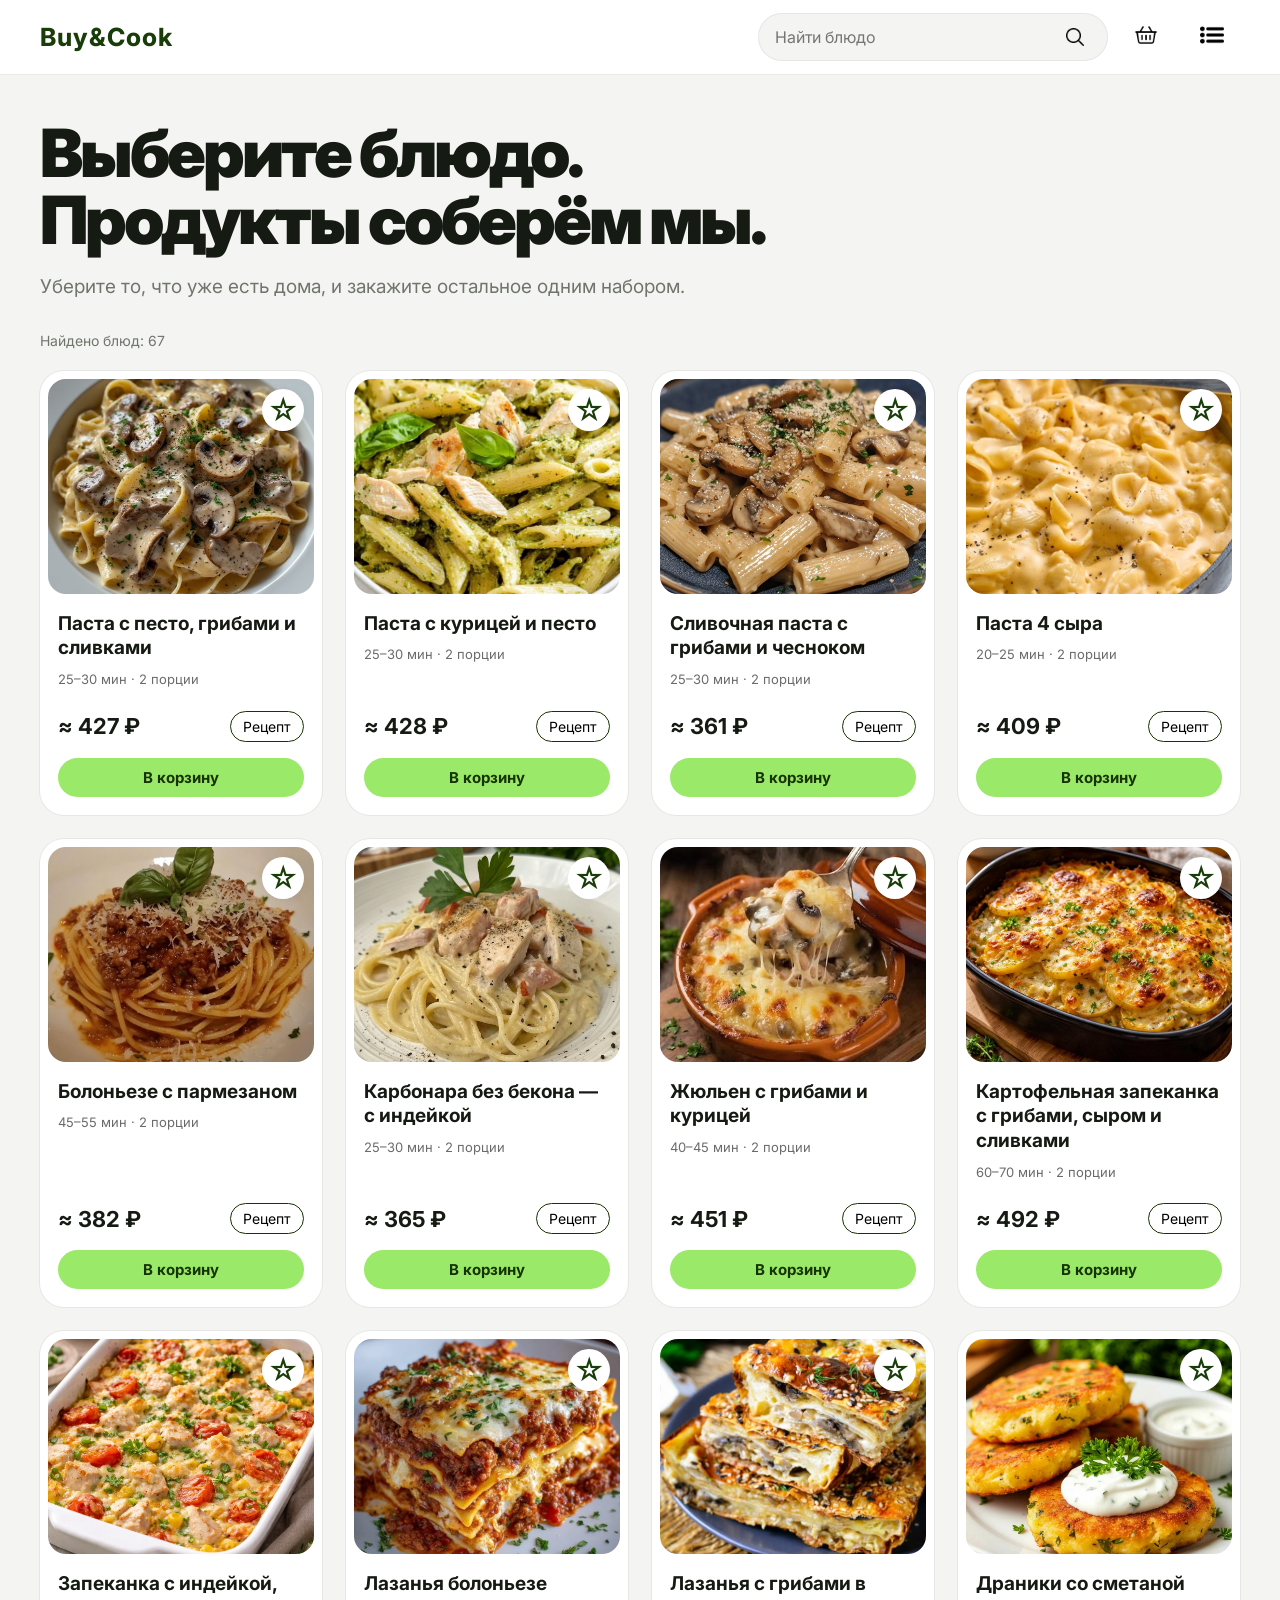
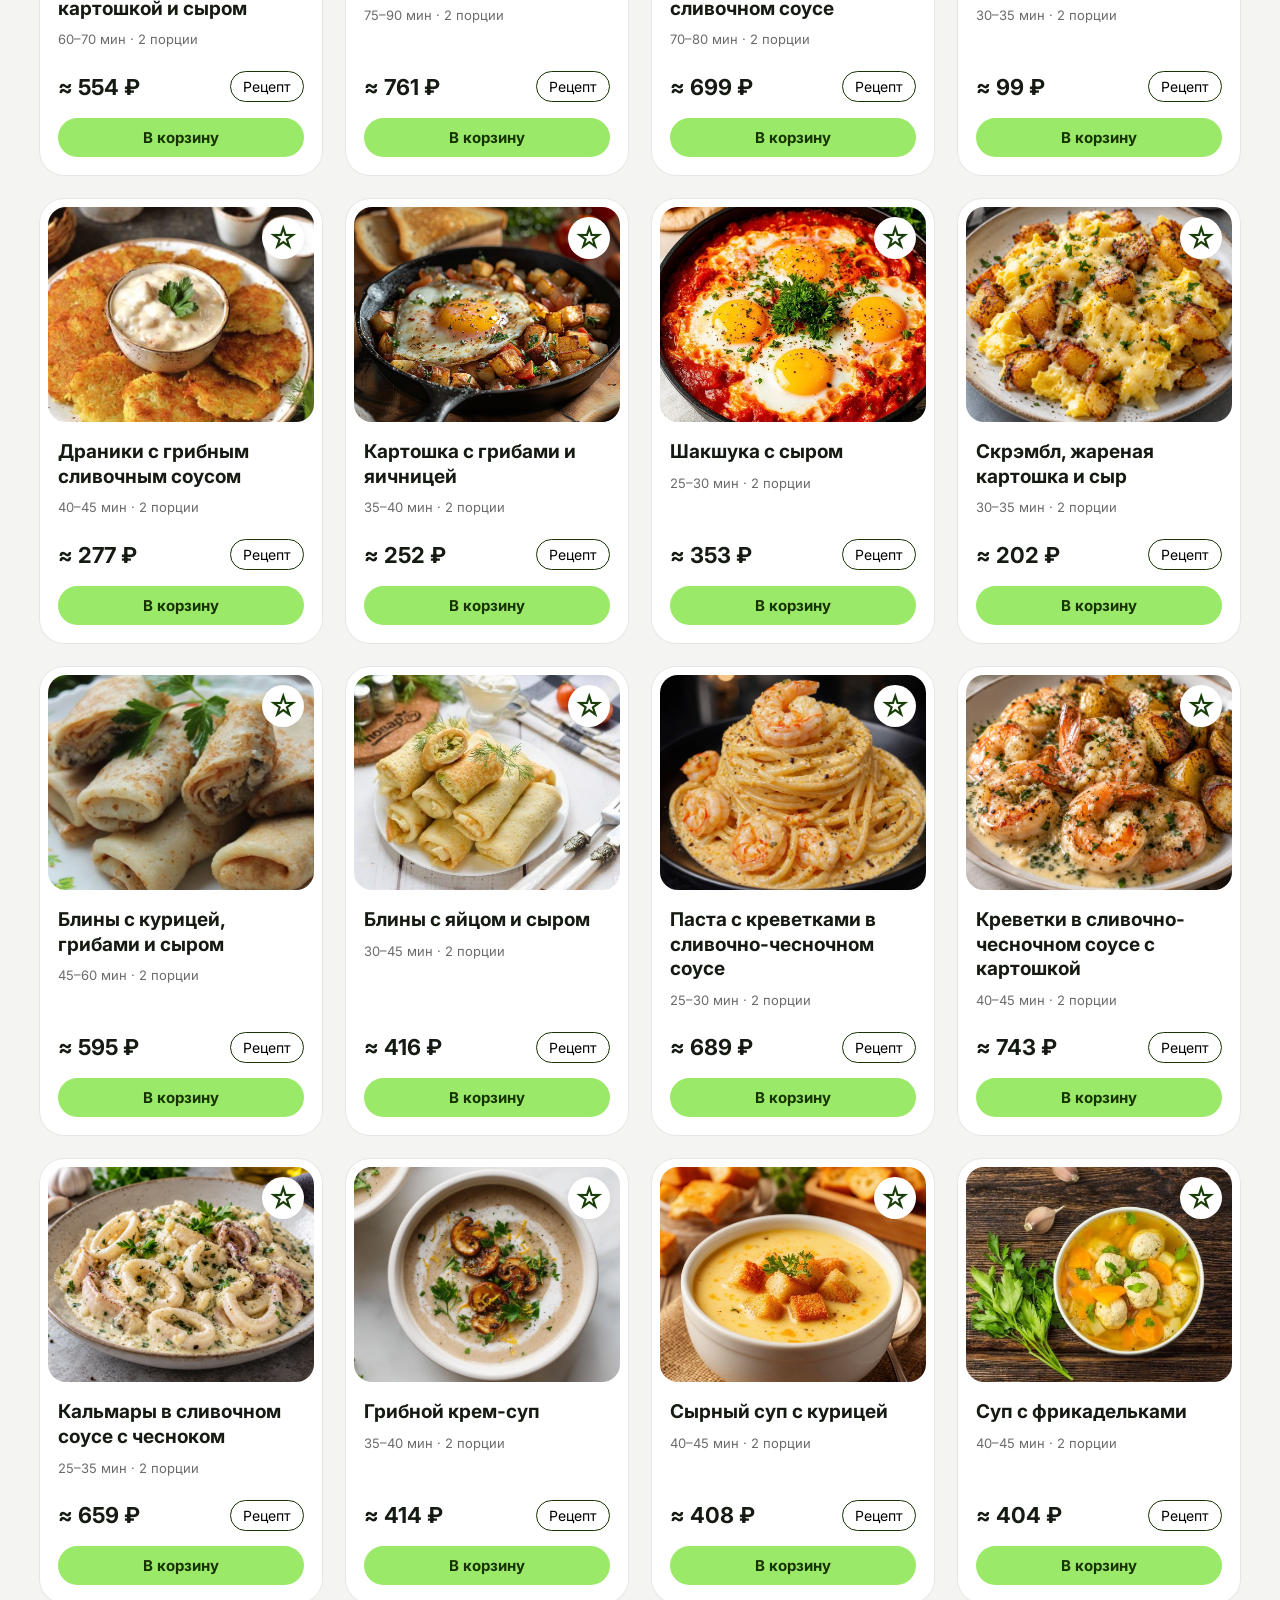
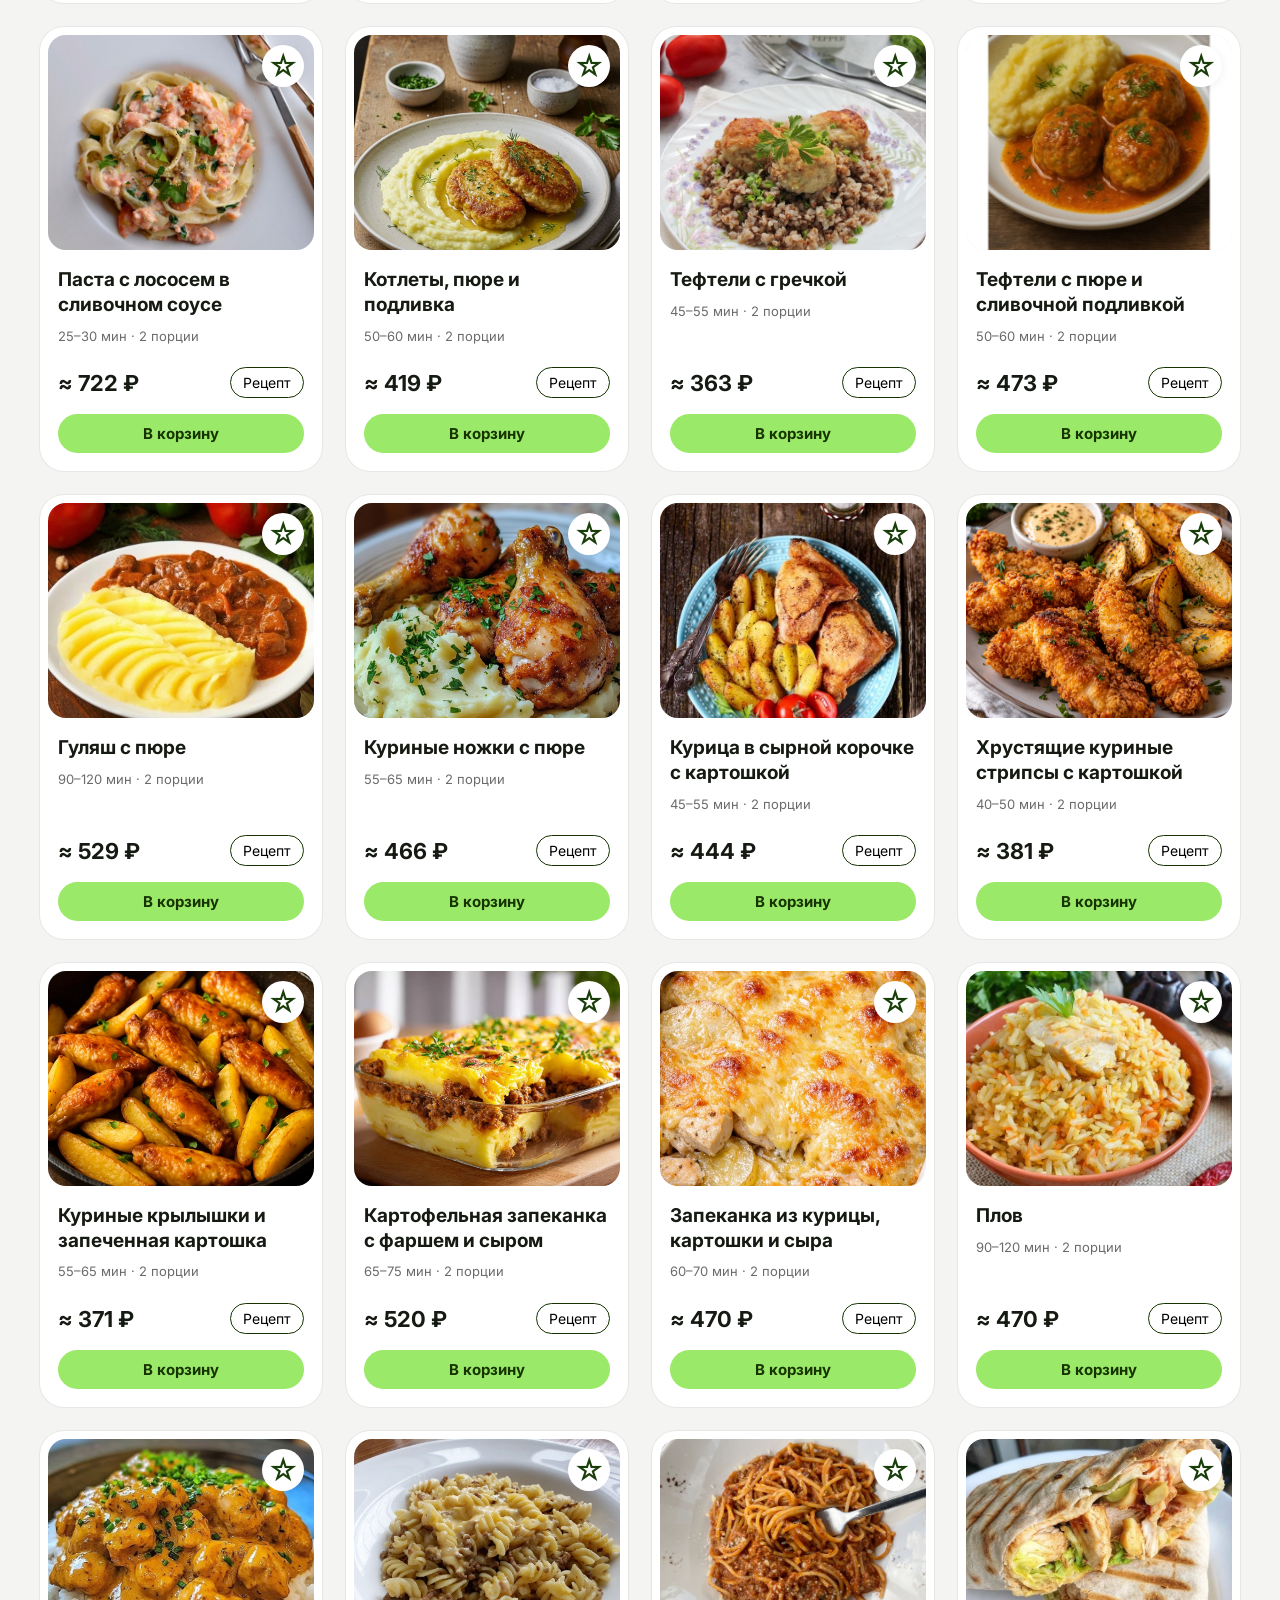
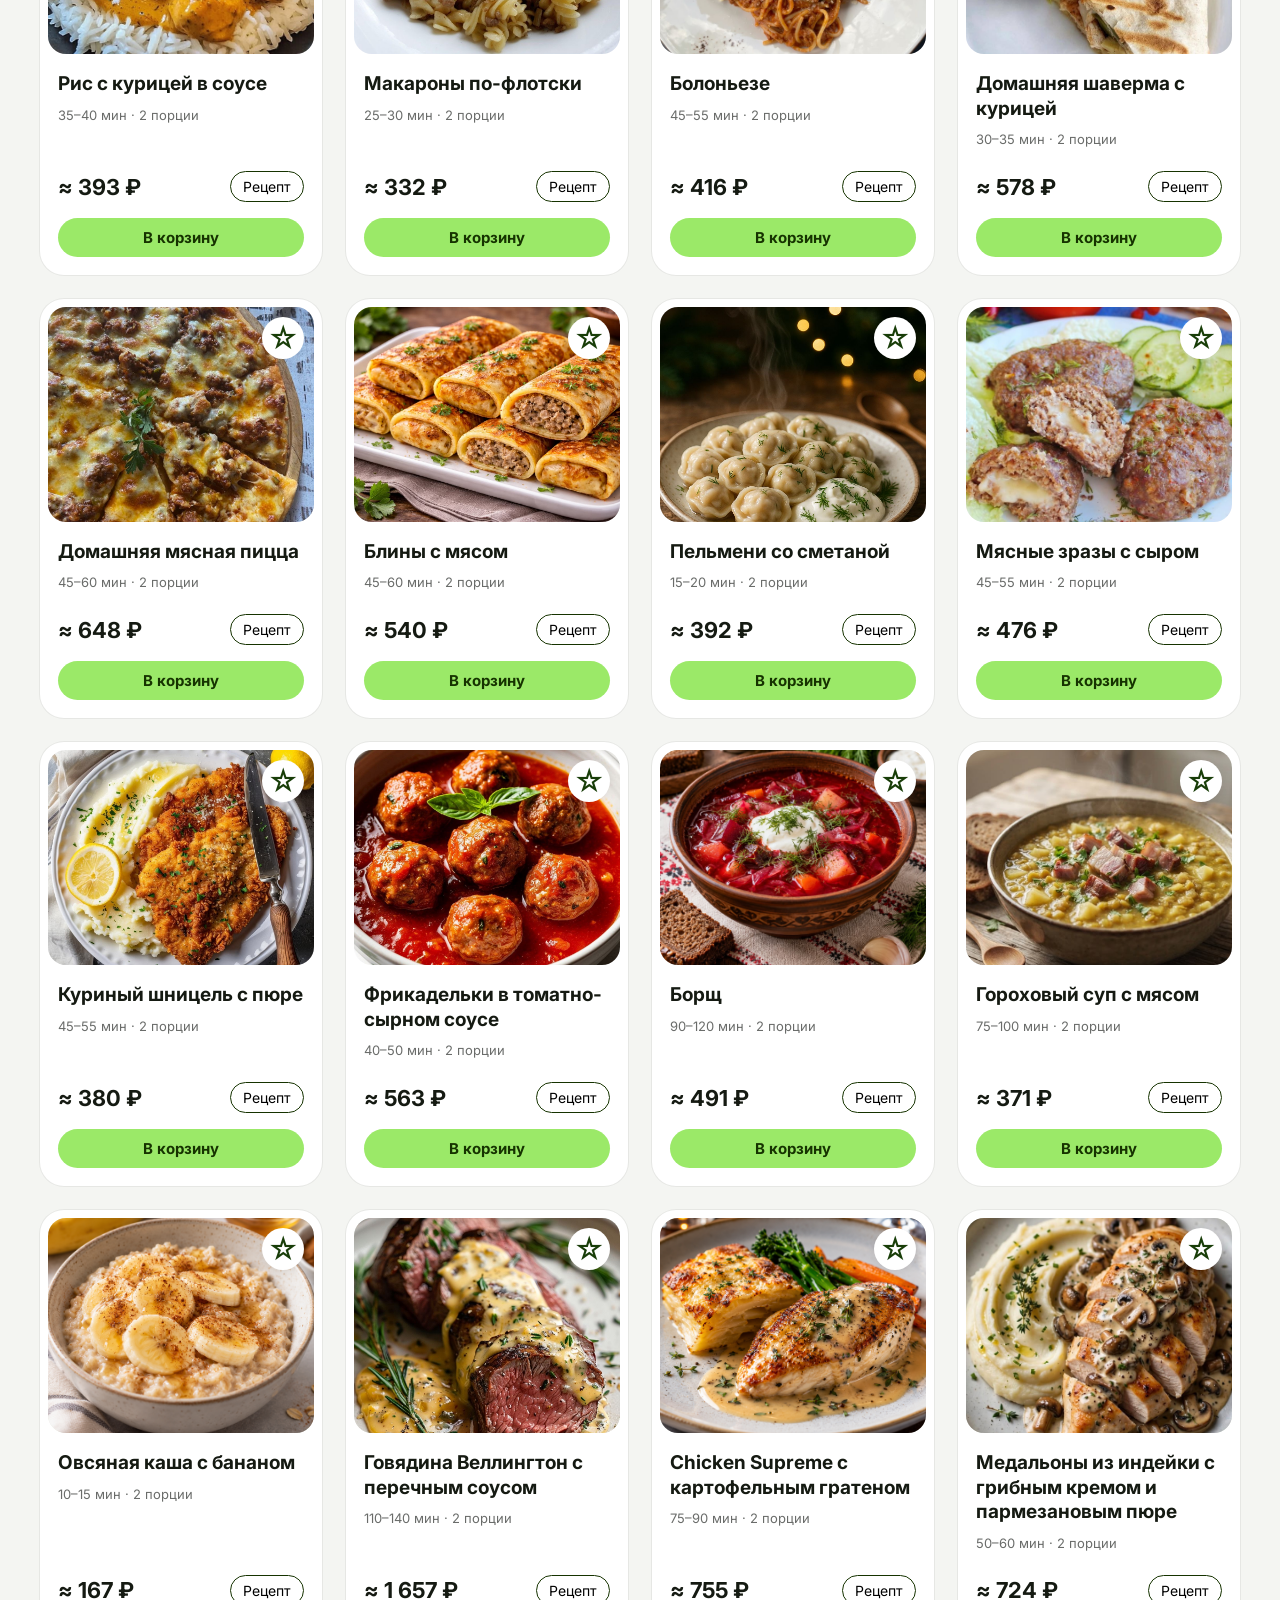
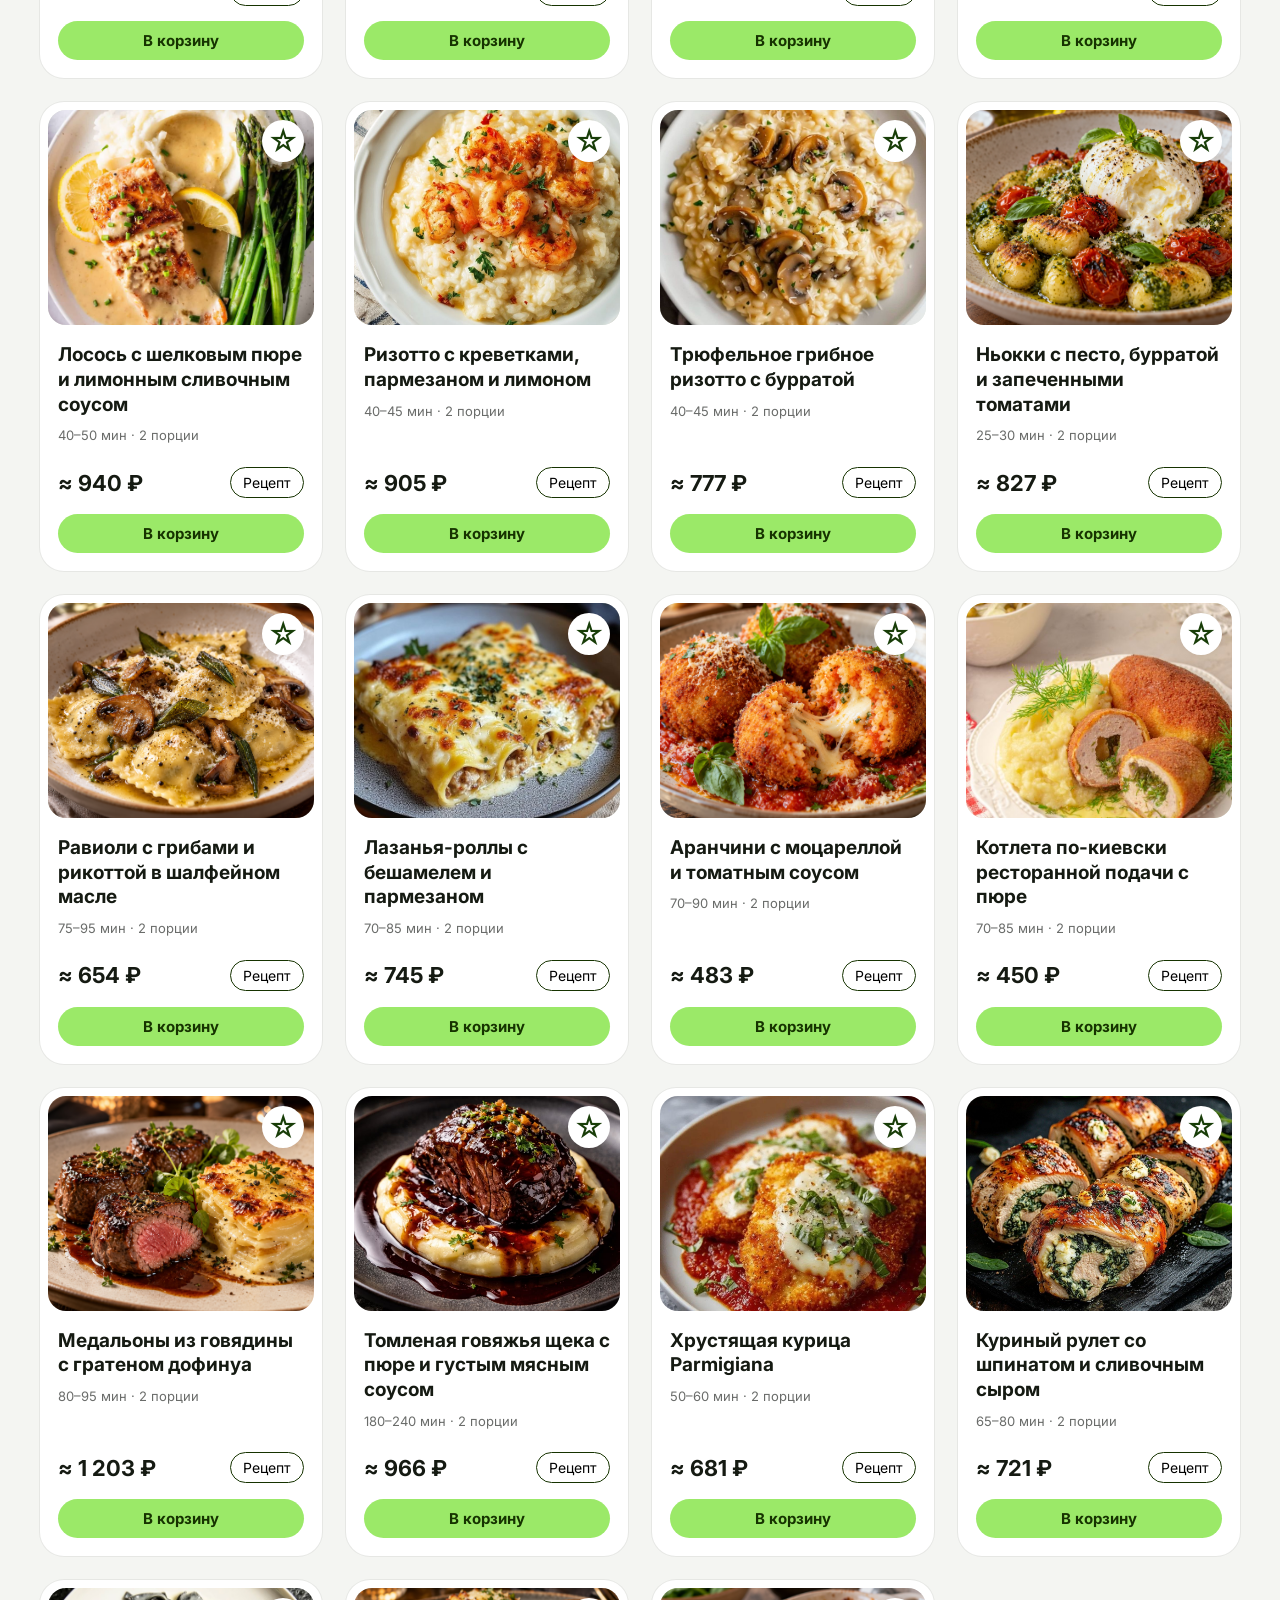
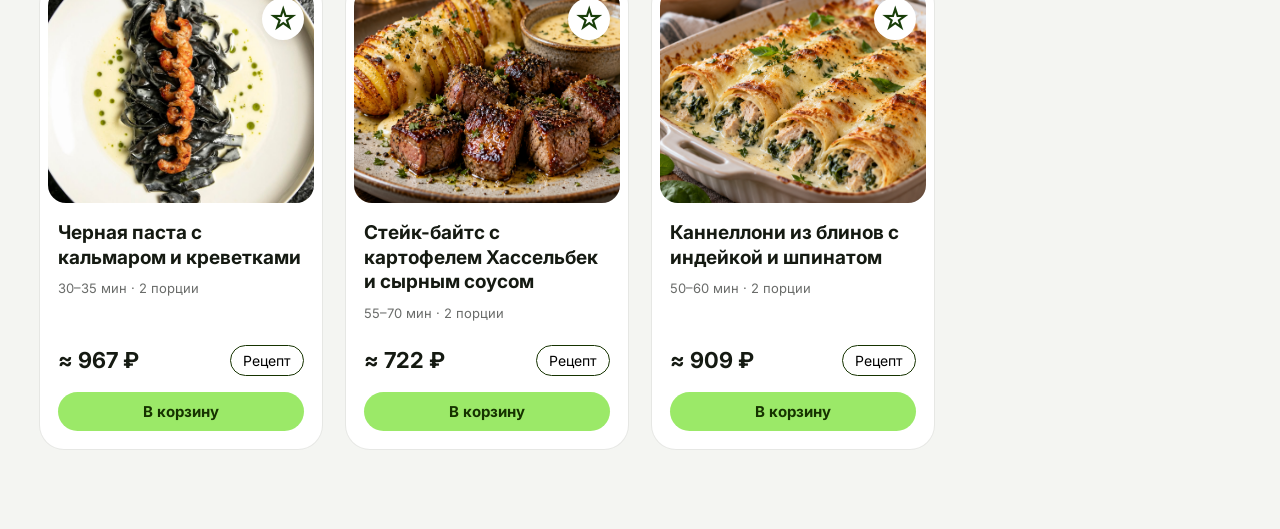
<file: index.html>
<!DOCTYPE html>
<html lang="ru">
<head>
    <meta charset="UTF-8">
    <meta name="viewport" content="width=device-width, initial-scale=1.0">
    <link rel="stylesheet" href="css/style.css">
    <link rel="icon" type="image/png" href="images/favicon.png">
    <link rel="preconnect" href="https://fonts.googleapis.com">
    <link href="https://fonts.googleapis.com/css2?family=Inter:wght@400;500;600;700;800;900&display=swap" rel="stylesheet">
    <title>Buy&Cook</title>
</head>
<body>
    <header>
        <nav>
            <a href="#" id="buy_cook">Buy&Cook</a>
            <form class="search">
                <input type="search" id="search_input" placeholder="Найти блюдо">
                <img class="headers_img" src="images/magnifier.png" alt="поиск" id="search_img">
            </form>
            <button id="cart" type="button">
                <img class="headers_img" src="images/basket.png" alt="корзина">
            </button>
            <button id="list" type="button">
                <img class="headers_img" src="images/list.png" alt="список">
            </button>
            <div class="menu">
                <button id="cart_dial" type="button">
                    <img class="headers_img" src="images/basket.png" alt="корзина">
                    <p>Корзина</p>
                </button>
                <button id="star" type="button">
                    <img class="headers_img" src="images/star.png" alt="звезда"> 
                    <p>Избранное</p>
                </button>
                <button id="plus" type="button">
                    <img class="headers_img" src="images/plus.png" alt="плюс">
                    <p>Предложить блюдо</p>
                </button>     
                <button id="ideas" type="button">
                    <img class="headers_img" src="images/list.png" alt="идеи">
                    <p>Идеи</p>
                </button> 
            </div> 
        </nav> 
    </header>

    <main class="catalog_main">
        <section class="catalog">
            <h1>Выберите блюдо. <br> Продукты соберём мы.</h1>
            <p id="sec_text_catalog">Уберите то, что уже есть дома, и закажите остальное одним набором.</p>
            <section id="catalog"></section>
        </section>
    </main> 
    <dialog id="add_recipe">
        <h1>Предложить блюдо</h1>
        <p id="sec_text_in_add">Выберите, насколько подробно хотите рассказать.</p>
        <button type="button" id="idea_recipe">Идея</button>
        <button type="button" id="only_rec_recipe">Рецепт</button>
        <button type="button" id="full_dish_recipe">Полное блюдо</button>
        <form class="idea" novalidate>
            <label for="idea_text">Опишите вашу идею блюда</label>
            <textarea id="idea_text" placeholder="Например: хочу набор для домашней шаурмы" required></textarea>
            <button type="submit" id="btn_send_idea">Отправить идею</button>
        </form>
        <form class="only_rec" novalidate>
            <label for="only_rec_name">Название блюда *</label>
            <input id="only_rec_name" type="text" placeholder="Например, Том Ям" required>
            <label for="only_rec_rec">Рецепт *</label>
            <textarea id="only_rec_rec" placeholder="Опишите шаги приготовления" required></textarea>
            <label for="only_rec_list">Список продуктов — необязательно</label>
            <textarea id="only_rec_list" placeholder="Одна строка - один продукт"></textarea>
            <button type="submit" id="btn_send_only_rec">Предложить рецепт</button>
        </form>
        <form class="full_dish" novalidate>
            <label for="full_dish_img">Изображение блюда *</label>
            <input id="full_dish_img" type="file" accept="image/*" required>
            <label for="full_dish_name">Название блюда *</label>
            <input id="full_dish_name" type="text" placeholder="Например, Том Ям" required>
            <label for="full_dish_rec">Рецепт *</label>
            <textarea id="full_dish_rec" placeholder="Опишите шаги приготовления" required></textarea>
            <label for="full_dish_list">Список продуктов *</label>
            <textarea id="full_dish_list" placeholder="Лапша - 300 г Говядина - 400 г" required></textarea>
            <label for="full_dish_num">Количество порций</label>
            <input id="full_dish_num" type="number" value="2" min="1" max="20" step="1">
            <label for="full_dish_cost">Примерная стоимость, ₽</label>
            <input id="full_dish_cost" type="number" placeholder="700" min="0">
            <button type="submit" id="btn_send_full_dish">Добавить блюдо</button>
        </form>
    </dialog>
    <dialog id="ideas_dialog">
        <h1>Ваши идеи</h1>
        <section id="ideas_list"></section>
    </dialog>
    <script src="js/script.js"></script>   
</body>
</html>
</file>
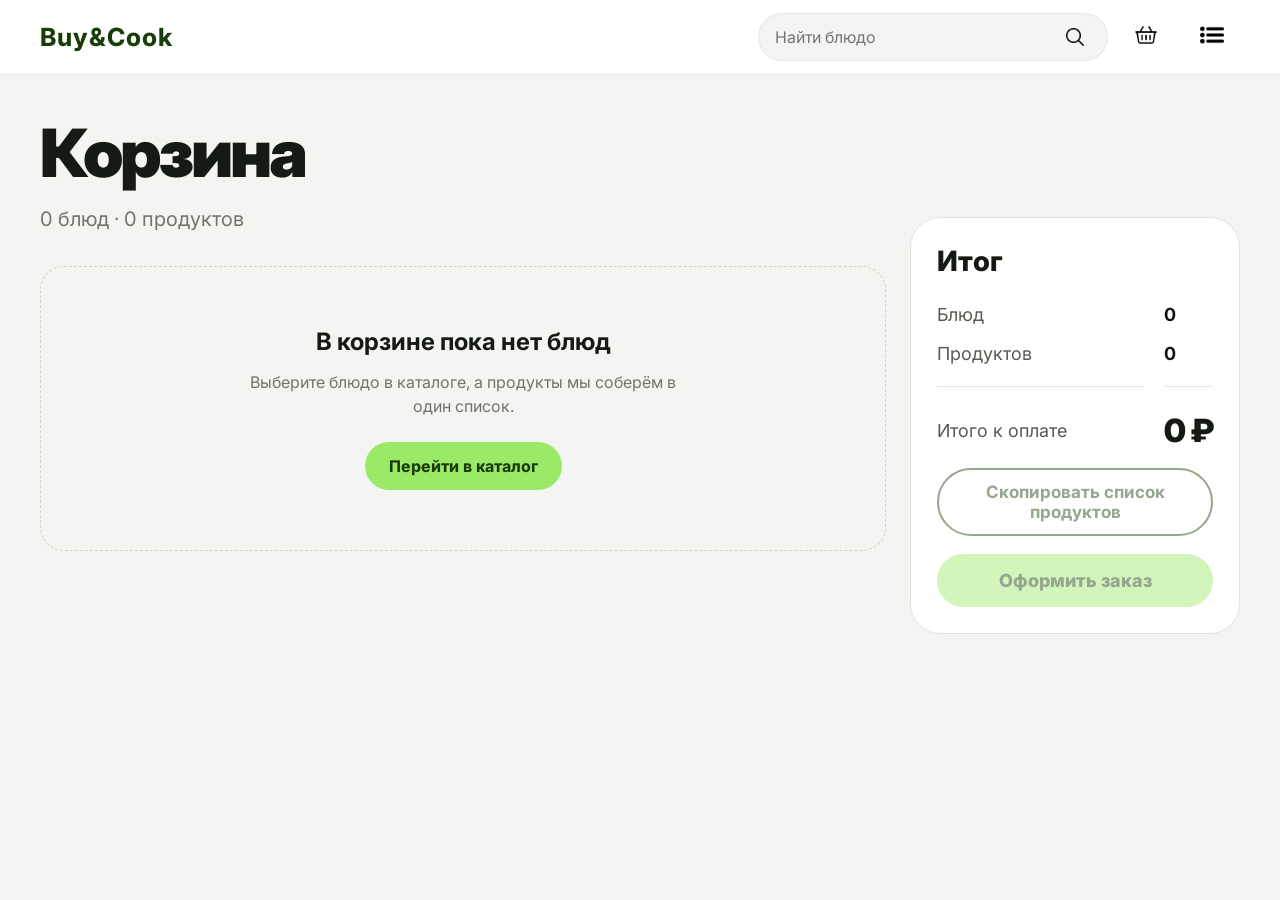
<file: cart.html>
<!DOCTYPE html>
<html lang="ru">
<head>
    <meta charset="UTF-8">
    <meta name="viewport" content="width=device-width, initial-scale=1.0">
    <link rel="stylesheet" href="css/style.css">
    <link rel="preconnect" href="https://fonts.googleapis.com">
    <link rel="icon" type="image/png" href="images/favicon.png">
    <link href="https://fonts.googleapis.com/css2?family=Inter:wght@400;500;600;700;800;900&display=swap" rel="stylesheet">
    <title>Buy&Cook</title>
</head>
<body>
    <header>
        <nav>
            <a href="#" id="buy_cook">Buy&Cook</a>
            <form class="search">
                <input type="search" id="search_input" placeholder="Найти блюдо">
                <img class="headers_img" src="images/magnifier.png" alt="поиск">
            </form>
            <button id="cart" type="button">
                <img class="headers_img" src="images/basket.png" alt="корзина">
            </button>
            <button id="list" type="button">
                <img class="headers_img" src="images/list.png" alt="список">
            </button>
            <div class="menu">
                <button id="cart_dial" type="button">
                    <img class="headers_img" src="images/basket.png" alt="корзина">
                    <p>Корзина</p>
                </button>
                <button id="star" type="button">
                    <img class="headers_img" src="images/star.png" alt="звезда"> 
                    <p>Избранное</p>
                </button>
                <button id="plus" type="button">
                    <img class="headers_img" src="images/plus.png" alt="плюс">
                    <p>Предложить блюдо</p>
                </button>   
                <button id="ideas" type="button">
                    <img class="headers_img" src="images/list.png" alt="идеи">
                    <p>Идеи</p>
                </button>
            </div> 
        </nav> 
    </header>

    <main class="cart_main">
        <div class="div_cart">
            <section class="sect_cart">
                <h1>Корзина</h1>
                <p id="count_of_products"></p>
                <section id="cart_products"></section>
            </section>
            <section class="sect_result">
                <h2>Итог</h2>
                <p>Блюд</p>
                <p id="num_dish"></p>
                <p>Продуктов</p>
                <p id="num_product"></p>
                <p>Итого к оплате</p>
                <p id="num_result"></p>
                <button type="button" id="btn_copy_list">Скопировать список продуктов</button>
                <button type="button" id="btn_make_order">Оформить заказ</button>
            </section>
        </div>
    </main> 
    <dialog id="form_make_order">
        <h1>Оформление заказа</h1>
        <form id="form_order" novalidate>
            <h2>Данные для доставки</h2>
            <label for="order_name">Имя</label>
            <input type="text" id="order_name" required placeholder="Иван">
            <label for="order_surname">Фамилия</label>
            <input type="text" id="order_surname" required placeholder="Иванов">
            <label for="order_address">Адрес доставки</label>
            <input type="text" id="order_address" required placeholder="Город, Улица, Дом, Квартира">
            <label for="order_number">Контактный номер</label>
            <input type="tel" id="order_number" required placeholder="+7 900 000-00-00">
            <button type="submit" id="btn_send_order">Создать заказ</button>
        </form>
        <div id="order_info">
            <h2>Ваш заказ</h2>
            <section id="order_summary"></section>
        </div>
    </dialog>
    <dialog id="add_recipe">
        <h1>Предложить блюдо</h1>
        <p id="sec_text_in_add">Выберите, насколько подробно хотите рассказать.</p>
        <button type="button" id="idea_recipe">Идея</button>
        <button type="button" id="only_rec_recipe">Рецепт</button>
        <button type="button" id="full_dish_recipe">Полное блюдо</button>
        <form class="idea" novalidate>
            <label for="idea_text">Опишите вашу идею блюда</label>
            <textarea id="idea_text" placeholder="Например: хочу набор для домашней шаурмы" required></textarea>
            <button type="submit" id="btn_send_idea">Отправить идею</button>
        </form>
        <form class="only_rec" novalidate>
            <label for="only_rec_name">Название блюда *</label>
            <input id="only_rec_name" type="text" placeholder="Например, Том Ям" required>
            <label for="only_rec_rec">Рецепт *</label>
            <textarea id="only_rec_rec" placeholder="Опишите шаги приготовления" required></textarea>
            <label for="only_rec_list">Список продуктов — необязательно</label>
            <textarea id="only_rec_list" placeholder="Одна строка - один продукт"></textarea>
            <button type="submit" id="btn_send_only_rec">Предложить рецепт</button>
        </form>
        <form class="full_dish" novalidate>
            <label for="full_dish_img">Изображение блюда *</label>
            <input id="full_dish_img" type="file" accept="image/*" required>
            <label for="full_dish_name">Название блюда *</label>
            <input id="full_dish_name" type="text" placeholder="Например, Том Ям" required>
            <label for="full_dish_rec">Рецепт *</label>
            <textarea id="full_dish_rec" placeholder="Опишите шаги приготовления" required></textarea>
            <label for="full_dish_list">Список продуктов *</label>
            <textarea id="full_dish_list" placeholder="Лапша - 300 г Говядина - 400 г" required></textarea>
            <label for="full_dish_num">Количество порций</label>
            <input id="full_dish_num" type="number" value="2" min="1" max="20" step="1">
            <label for="full_dish_cost">Примерная стоимость, ₽</label>
            <input id="full_dish_cost" type="number" placeholder="700" min="0">
            <button type="submit" id="btn_send_full_dish">Добавить блюдо</button>
        </form>
    </dialog>
    <dialog id="ideas_dialog">
        <h1>Ваши идеи</h1>
        <section id="ideas_list"></section>
    </dialog>
    <script src="js/script.js"></script>   
</body>
</html>
</file>
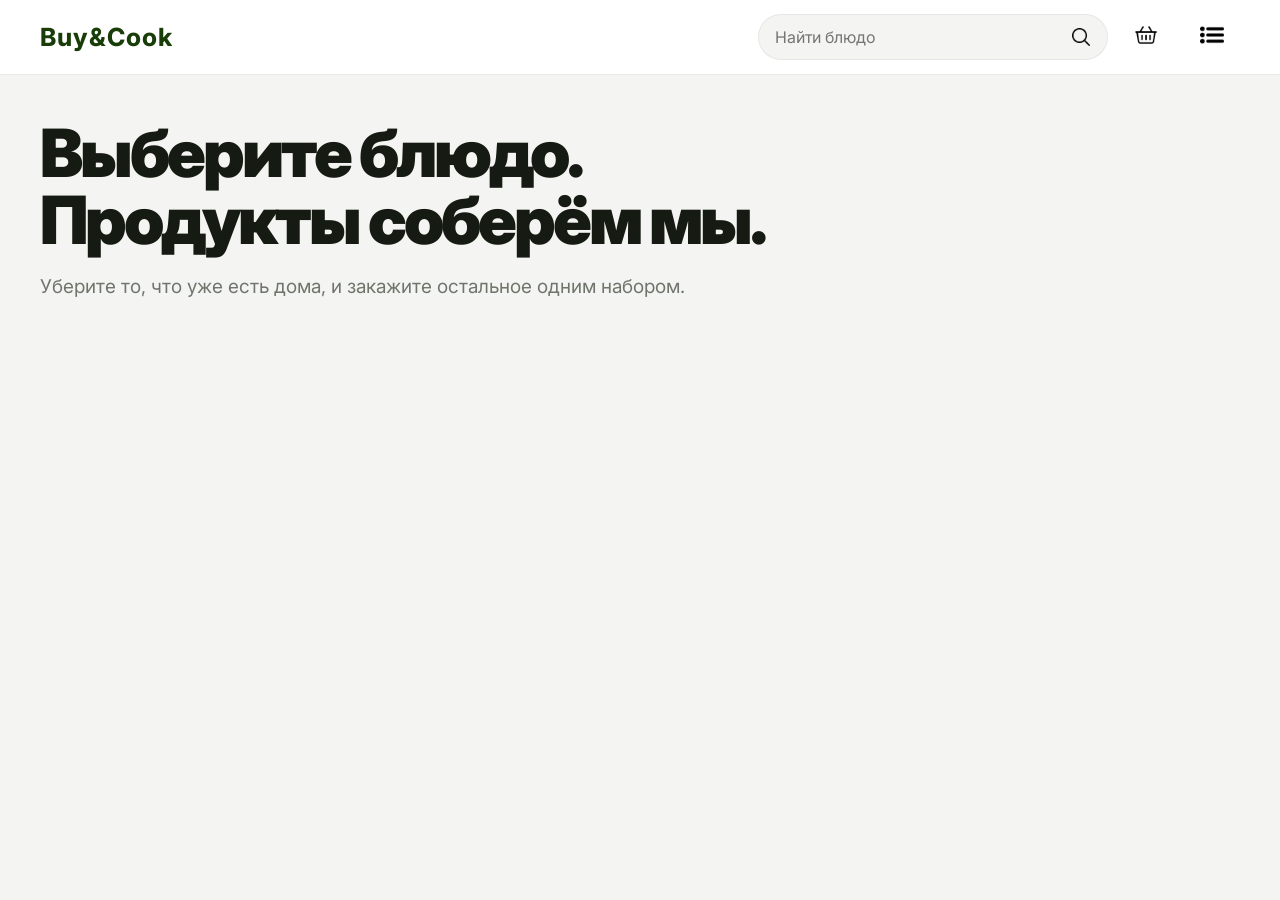
<file: catalog.html>
<!DOCTYPE html>
<html lang="ru">
<head>
    <meta charset="UTF-8">
    <meta name="viewport" content="width=device-width, initial-scale=1.0">
    <link rel="stylesheet" href="style.css">
    <link rel="preconnect" href="https://fonts.googleapis.com">
    <link href="https://fonts.googleapis.com/css2?family=Inter:wght@400;500;600;700;800;900&display=swap" rel="stylesheet">
    <title>Buy&Cook</title>
</head>
<body>
    <header>
        <nav>
            <a href="#" id="buy_cook">Buy&Cook</a>
            <form class="search">
                <input type="search" id="search_input" placeholder="Найти блюдо">
                <img class="headers_img" src="images/magnifier.png" alt="поиск" id="search_img">
            </form>
            <button id="cart" type="button">
                <img class="headers_img" src="images/basket.png" alt="корзина">
            </button>
            <button id="list" type="button">
                <img class="headers_img" src="images/list.png" alt="список">
            </button>
            <div class="menu">
                <button id="cart_dial" type="button">
                    <img class="headers_img" src="images/basket.png" alt="корзина">
                    <p>Корзина</p>
                </button>
                <button id="star" type="button">
                    <img class="headers_img" src="images/star.png" alt="звезда"> 
                    <p>Избранное</p>
                </button>
                <!-- <img class="headers_img" src="images/user.png" id="user"> -->
                <button id="plus" type="button">
                    <img class="headers_img" src="images/plus.png" alt="плюс">
                    <p>Предложить блюдо</p>
                </button>   
            </div> 
        </nav> 
    </header>

    <main class="catalog_main">
        <section class="catalog">
            <h1>Выберите блюдо. <br> Продукты соберём мы.</h1>
            <p id="sec_text_catalog">Уберите то, что уже есть дома, и закажите остальное одним набором.</p>
            <section id="catalog"></section>
        </section>
    </main> 
    <dialog id="add_recipe">
        <h1>Предложить блюдо</h1>
        <p id="sec_text_in_add">Выберите, насколько подробно хотите рассказать.</p>
        <button type="button" id="idea_recipe">Идея</button>
        <button type="button" id="only_rec_recipe">Рецепт</button>
        <button type="button" id="full_dish_recipe">Полное блюдо</button>
        <form class="idea">
            <label for="idea_text">Опишите вашу идею блюда</label>
            <textarea id="idea_text" placeholder="Например: хочу набор для домашней шаурмы" required></textarea>
            <button type="submit" id="btn_send_idea">Отправить идею</button>
        </form>
        <form class="only_rec">
            <label for="only_rec_name">Название блюда *</label>
            <input id="only_rec_name" type="text" placeholder="Например, Том Ям" required>
            <label for="only_rec_rec">Рецепт *</label>
            <textarea id="only_rec_rec" placeholder="Опишите шаги приготовления" required></textarea>
            <label for="only_rec_list">Список продуктов — необязательно</label>
            <textarea id="only_rec_list" placeholder="Одна строка - один продукт"></textarea>
            <button type="submit" id="btn_send_only_rec">Предложить рецепт</button>
        </form>
        <form class="full_dish">
            <label for="full_dish_img">Изображение блюда *</label>
            <input id="full_dish_img" type="file" accept="image/*" required>
            <label for="full_dish_name">Название блюда *</label>
            <input id="full_dish_name" type="text" placeholder="Например, Том Ям" required>
            <label for="full_dish_rec">Рецепт *</label>
            <textarea id="full_dish_rec" placeholder="Опишите шаги приготовления" required></textarea>
            <label for="full_dish_list">Список продуктов *</label>
            <textarea id="full_dish_list" placeholder="Лапша - 300 г Говядина - 400 г" required></textarea>
            <label for="full_dish_num">Количество порций</label>
            <input id="full_dish_num" type="number" value="2" min="1" step="1">
            <label for="full_dish_cost">Примерная стоимость, ₽</label>
            <input id="full_dish_cost" type="number" placeholder="700" min="0">
            <button type="submit" id="btn_send_full_dish">Добавить блюдо</button>
        </form>
    </dialog>
    <script src="script.js"></script>   
</body>
</html>
</file>
<file: css/style.css>
body{
    font-family: Inter, system-ui, sans-serif;
    background-color: #f4f5f2;
    margin: 0;
}

#buy_cook{
    color: #183D08;
    text-decoration: none;
    font-weight: 750;
    font-size: 25px;
    letter-spacing: 1px;
}

header{
    background-color: white;
}

.headers_img{
    width: 24px;
    height: 24px;
    padding: 10px 10px 10px 10px;
}

.menu{
    display: none;
}

button{
    border: 0;
    background-color: transparent;
    cursor: pointer;
    border-radius: 10px;
    transition: background-color 0.2s, transform 0.15s;
}

button:hover{
    background-color: #f1f3ee;
}

button:active{
    transform: scale(0.94);
}

nav{
    padding: 12px 20px 12px 90px;
    display: flex;
    align-items: center;
}

.search{
    background-color: #f4f5f2;
    display: flex;
    align-items: center;
    margin-left: auto;
    gap: 8px;
    width: 350px;
    padding: 0 16px;
    border: 1px solid rgba(14, 15, 12, 0.06);
    border-radius: 30px;
}

#search_input{
    flex: 1;
    min-width: 0;
    background-color: transparent;
    border: 0;
    padding: 10px 0;
}

input:focus{
    outline: none;
}

input[type="search"]::-webkit-search-cancel-button{
    -webkit-appearance: none;
    appearance: none;
}

#cart{
    margin-left: 10px;
    margin-right: 10px;
}

#list{
    margin-right: 20px;
}

h1{
    font-weight: 900;
    font-size: 72px;
    line-height: 0.98;
    letter-spacing: -3px;
    margin: 0 0 20px;
    line-height: 1;
}

#sec_text_catalog{
    color: #6f756b;
    font-size: 19px;
    line-height: 1.5;
}

main{
    padding: 45px 100px 80px;
}

.catalog_main{
    display: block;
}

.cart_main{
    display: grid;
    grid-template-columns: minmax(0, 1fr) 370px;
    gap: 32px;
    align-items: start;
}

header{
    background-color: white;
    border-bottom: 1px solid #e9ebe6;
}

.div_cart{
    display: flex;
}

.sect_result{
    margin-top: 97px;
    background-color: white;
    border: 1px solid #e2e4df;
    border-radius: 32px;
    padding: 32px;
    display: grid;
    grid-template-columns: 1fr auto;
    align-items: center;
    column-gap: 20px;
    row-gap: 20px;
}

#count_of_products{
    margin: 0;
    color: #6f756b;
    font-size: 20px;
}

#cart_products{
    display: flex;
    flex-direction: column;
    gap: 16px;
    margin-top: 38px;
}

.sect_result h2{
    grid-column: 1 / -1;
    margin: 0 0 4px;
    font-size: 28px;
    font-weight: 800;
}

.sect_result p{
    margin: 0;
    font-size: 18px;
}

.sect_result p:nth-of-type(odd){
    color: #555a52;
}

#num_dish, #num_product{
    font-weight: 600;
    color: #111;
}

.sect_result p:nth-of-type(5), #num_result{
    border-top: 1px solid #e5e7e2;
    padding-top: 24px;
    margin-top: 4px;
}

#num_result{
    font-size: 38px;
    font-weight: 900;
    letter-spacing: -1px;
}

#btn_copy_list{
    grid-column: 1 / -1;
    border: 2px solid #183D08;
    border-radius: 30px;
    padding: 12px 20px;
    color: #183D08;
    font-size: 17px;
    font-weight: 700;
    background-color: white;
}

#btn_copy_list:hover{
    background-color: #f1f5ee;
}

#btn_make_order, .add_cart_button{
    grid-column: 1 / -1;
    background-color: #9BE968;
    border-radius: 30px;
    padding: 18px 20px;
    color: #183D08;
    font-size: 19px;
    font-weight: 800;
}

#btn_make_order:hover, .add_cart_button:hover{
    background-color: #8ddd5c;
}

#catalog{
    display: grid;
    grid-template-columns: repeat(auto-fit, minmax(260px, 1fr));
    gap: 24px;
    width: 100%;
    margin-top: 50px;
}

.recipe_card{
    background-color: white;
    border-radius: 24px;
    overflow: hidden;
    box-shadow: rgba(14, 15, 12, 0.06) 0px 0px 0px 1px;
    transition: transform 0.25s, box-shadow 0.25s;
}

.recipe_card:hover{
    transform: translateY(-6px);
    box-shadow: 0 12px 30px rgba(0, 0, 0, 0.12);
}

.recipe_image{
    height: 220px;
    background-color: white;
    display: flex;
    justify-content: center;
    align-items: center;
    position: relative;
}

.favorite_button{
    position: absolute;
    top: 15px;
    right: 15px;
    background-color: white;
    border-radius: 50%;
    width: 42px;
    height: 42px;
    margin-right: 10px;
    margin-top: 10px
}


.recipe_info{
    padding: 20px;
}

.recipe_meta{
    font-size: 13px;
    color: rgb(106, 108, 106);
}

.recipe_price_row{
    display: flex;
    align-items: center;
    justify-content: space-between;
}

.recipe_button{
    border: 1px solid rgb(22, 51, 0);
    padding: 6px 12px;
    font-size: 14px;
    border-radius: 999px;
}

.add_cart_button{
    width: 100%;
    padding: 10px 15px;
    color: rgb(22, 51, 0);
    font-size: 15px;
    font-weight: 700;
}

.cart_main{
    display: block;
}

.div_cart{
    display: grid;
    grid-template-columns: minmax(0, 1fr) 370px;
    gap: 32px;
    align-items: start;
}

.sect_cart{
    min-width: 0;
}

#cart_products{
    display: flex;
    flex-direction: column;
    gap: 16px;
    margin-top: 35px;
}

.cart_card{
    background-color: white;
    border: 1px solid #e2e4df;
    border-radius: 26px;
    padding: 22px;
    display: grid;
    grid-template-columns: 120px minmax(0, 1fr) auto auto auto;
    gap: 20px;
    align-items: center;
    transition: transform 0.2s, box-shadow 0.2s;
}

.cart_card:hover{
    transform: translateY(-3px);
    box-shadow: 0 10px 25px rgba(0, 0, 0, 0.07);
}

.cart_product_image{
    width: 120px;
    height: 120px;
    object-fit: cover;
    border-radius: 20px;
}

.cart_product_info{
    min-width: 0;
}

.cart_product_name{
    margin: 0 0 6px;
    font-size: 24px;
    font-weight: 800;
}

.cart_product_count{
    margin: 0 0 16px;
    color: #6f756b;
    font-size: 15px;
}

.ingredients_button{
    padding: 9px 14px;
    background-color: #f1f3ee;
    color: #183D08;
    font-weight: 700;
    border-radius: 999px;
}

.cart_portions{
    display: flex;
    align-items: center;
    gap: 10px;
}

.minus_button, .plus_button{
    width: 38px;
    height: 38px;
    border: 1px solid #dfe3dc;
    border-radius: 50%;
    background-color: white;
    font-size: 22px;
    font-weight: 600;
}

.portion_number{
    min-width: 20px;
    text-align: center;
    font-size: 18px;
    font-weight: 700;
}

.portions_text{
    color: #6f756b;
}

.cart_product_price{
    margin: 0;
    font-size: 24px;
    font-weight: 800;
    white-space: nowrap;
}

.delete_product{
    font-size: 26px;
    color: #8b8f88;
    width: 38px;
    height: 38px;
    border-radius: 50%;
}

.delete_product:hover{
    background-color: #f3f3f1;
    color: #111;
}

.sect_result{
    background-color: white;
    border: 1px solid #e2e4df;
    border-radius: 30px;
    padding: 30px;
    display: grid;
    grid-template-columns: 1fr auto;
    column-gap: 20px;
    row-gap: 18px;
}

.sect_result h2{
    grid-column: 1 / -1;
    margin: 0 0 8px;
    font-size: 28px;
    font-weight: 800;
}

.sect_result p{
    margin: 0;
}

#num_dish, #num_product{
    font-weight: 700;
}

#num_result{
    font-size: 32px;
    font-weight: 900;
}

#btn_copy_list, #btn_make_order{
    grid-column: 1 / -1;
    width: 100%;
}

#btn_copy_list{
    padding: 12px;
    border: 2px solid #183D08;
    border-radius: 999px;
    color: #183D08;
    font-weight: 700;
    background-color: white;
}

#btn_make_order{
    padding: 16px;
    background-color: #9BE968;
    border-radius: 999px;
    color: #183D08;
    font-size: 18px;
    font-weight: 800;
}

#form_make_order{
    width: min(1150px, calc(100vw - 80px));
    max-height: calc(100vh - 80px);
    padding: 32px;
    border: 0;
    border-radius: 28px;
    background-color: #f4f5f2;
    grid-template-columns: minmax(0, 1fr) 320px;
    gap: 24px;
    overflow-y: auto;
}

#form_make_order[open]{
    display: grid;
}

#form_make_order::backdrop{
    background-color: rgba(14, 15, 12, 0.45);
}

#form_make_order > h1{
    grid-column: 1 / -1;
    margin: 0 0 10px;
    font-size: 52px;
    line-height: 1;
    font-weight: 900;
    letter-spacing: -2px;
}

#form_order{
    background-color: white;
    border-radius: 28px;
    padding: 28px;
    box-shadow: 0 0 0 1px rgba(14, 15, 12, 0.06);
    display: grid;
    grid-template-columns: 1fr 1fr;
    gap: 16px;
}

#form_order h2{
    grid-column: 1 / -1;
    margin: 0 0 4px;
    font-size: 20px;
    font-weight: 800;
}

#form_order label{
    font-size: 14px;
    font-weight: 600;
    margin-bottom: -10px;
}

#form_order label[for="order_address"], #form_order #order_address, #form_order label[for="order_number"], #form_order #order_number{
    grid-column: 1 / -1;
}

#form_order input{
    height: 50px;
    box-sizing: border-box;
    border: 1px solid #c9cec4;
    border-radius: 10px;
    padding: 0 16px;
    background-color: white;
    font-family: inherit;
    font-size: 16px;
    transition: border-color 0.2s;
}

#form_order input:focus{
    outline: none;
    border-color: #163300;
}

#btn_send_order{
    grid-column: 1 / -1;
    height: 58px;
    margin-top: 4px;
    border-radius: 999px;
    background-color: #9fe870;
    color: #163300;
    font-size: 17px;
    font-weight: 800;
}

#btn_send_order:hover{
    background-color: #91dc65;
}

#order_info{
    background-color: white;
    border-radius: 28px;
    padding: 24px;
    box-shadow: 0 0 0 1px rgba(14, 15, 12, 0.06);
    align-self: start;
}

#order_info h2{
    margin: 0 0 20px;
    font-size: 20px;
    font-weight: 800;
}

.order_summary_item{
    display: flex;
    justify-content: space-between;
    gap: 12px;
    margin-bottom: 14px;
    font-size: 15px;
}

.order_summary_item span:last-child{
    font-weight: 600;
    white-space: nowrap;
}

#form_order{
    display: grid;
    grid-template-columns: 1fr 1fr;
    gap: 12px 20px;
}

#form_order h2{
    grid-column: 1 / -1;
}

label[for="order_name"]{
    grid-column: 1;
}

#order_name{
    grid-column: 1;
}

label[for="order_surname"]{
    grid-column: 2;
    grid-row: 2;
}

#order_surname{
    grid-column: 2;
    grid-row: 3;
}

label[for="order_address"], #order_address, label[for="order_number"], #order_number, #btn_send_order{
    grid-column: 1 / -1;
}

*{
    box-sizing: border-box;
}

.headers_img{
    box-sizing: content-box;
}

[hidden]{
    display: none !important;
}

button, input, textarea{
    font: inherit;
}

button:disabled{
    cursor: default;
    opacity: .45;
    transform: none;
}

button:focus-visible, a:focus-visible, .recipe_card:focus-visible{
    outline: 3px solid #70bd42;
    outline-offset: 4px;
}

body{
    color: #151a12;
}

body.modal_open{
    overflow: hidden;
}

nav{
    position: relative;
    max-width: 1500px;
    margin: auto;
    padding: 12px 40px;
}

main{
    max-width: 1500px;
    margin: auto;
    padding: 45px 40px 80px;
}

h1{
    font-size: clamp(36px, 5.2vw, 72px);
}

.search{
    padding-right: 4px;
}

.search:focus-within{
    border-color: #7fb861;
    box-shadow: 0 0 0 3px #e6f2de;
}

.search_button{
    display: flex;
    align-items: center;
    border-radius: 50%;
}

#cart{
    position: relative;
}

#list{
    margin-right: 0;
}

.cart_badge{
    position: absolute;
    right: -2px;
    top: 0;
    min-width: 20px;
    padding: 2px 5px;
    background: #9be968;
    color: #183d08;
    border-radius: 20px;
    font-size: 11px;
    font-weight: 800;
}

.menu.is_open{
    display: grid;
    position: absolute;
    right: 40px;
    top: calc(100% - 3px);
    width: 265px;
    padding: 8px;
    border: 1px solid #e2e4df;
    border-radius: 18px;
    background: white;
    box-shadow: 0 15px 45px #17241020;
    z-index: 10;
}

.menu button{
    display: flex;
    align-items: center;
    text-align: left;
    padding: 4px 8px;
}

.menu p{
    margin: 0;
    font-size: 15px;
    font-weight: 600;
}

.catalog_toolbar{
    display: flex;
    justify-content: space-between;
    align-items: center;
    flex-wrap: wrap;
    gap: 12px;
    margin-top: 28px;
}

#catalog{
    grid-template-columns: repeat(4, minmax(0, 1fr));
    margin-top: 20px;
}

.recipe_card{
    display: flex;
    flex-direction: column;
    cursor: pointer;
}

.recipe_info{
    display: flex;
    flex-direction: column;
    flex: 1;
    padding: 18px;
}

.recipe_name{
    font-size: 19px;
    line-height: 1.3;
    margin: 0 0 10px;
    overflow-wrap: anywhere;
}

.recipe_meta{
    margin-bottom: 8px;
}

.recipe_price_row{
    margin-top: auto;
    gap: 8px;
}

.recipe_price{
    font-size: 22px;
    white-space: nowrap;
}

.image_wrapper{
    background: #e9eee3;
    overflow: hidden;
}

.image_wrapper > img{
    width: 100%;
    height: 100%;
    object-fit: cover;
    display: block;
}

.recipe_image{
    margin: 8px 8px 0;
    border-radius: 18px;
    height: 215px;
    flex-shrink: 0;
}

.image_placeholder{
    display: grid;
    width: 100%;
    height: 100%;
    place-content: center;
    color: #728266;
    padding: 16px;
    text-align: center;
    font-size: 13px;
    background: linear-gradient(135deg, #eff4e8, #dae9ce);
}

.favorite_button{
    margin: 0;
    top: 10px;
    right: 10px;
    color: #183d08;
    font-size: 30px;
    line-height: 1;
    box-shadow: 0 2px 10px #00000010;
}

.favorite_button.is_favorite{
    background: #9be968;
}

.add_cart_button.in_cart{
    background: #e5f3da;
}

.muted, .editor_hint{
    color: #6f756b;
    font-size: 14px;
    line-height: 1.5;
}

.text_button{
    color: #31571d;
    font-size: 14px;
    font-weight: 600;
    padding: 8px 10px;
}

.primary_button, #add_recipe button[type="submit"]{
    background: #9be968;
    color: #183d08;
    padding: 14px 24px;
    border-radius: 999px;
    font-weight: 750;
}

.primary_button:hover, #add_recipe button[type="submit"]:hover{
    background: #8ddd5c;
}

.empty_state{
    grid-column: 1 / -1;
    text-align: center;
    padding: 60px 24px;
    border: 1px dashed #cdd6c6;
    border-radius: 24px;
}

.empty_state h2{
    font-size: 24px;
    margin: 0 0 14px;
}

.empty_state p{
    color: #6f756b;
    max-width: 460px;
    margin: 0 auto 24px;
    line-height: 1.5;
}

.loading_message{
    grid-column: 1 / -1;
    padding: 40px;
    color: #6f756b;
    text-align: center;
}

dialog{
    color: #151a12;
    border: 0;
    border-radius: 28px;
    max-width: calc(100vw - 32px);
    max-height: calc(100dvh - 40px);
    padding: 32px;
    background: white;
    overflow-y: auto;
    overscroll-behavior: contain;
    box-shadow: 0 28px 80px #00000025;
}

dialog::backdrop{
    background: #10200870;
    backdrop-filter: blur(3px);
}

.app_dialog, #add_recipe{
    width: 680px;
}

.close_dialog{
    position: absolute;
    top: 14px;
    right: 14px;
    width: 38px;
    height: 38px;
    border-radius: 50%;
    background: #ffffffed;
    color: #183d08;
    font-size: 28px;
    z-index: 1;
    box-shadow: 0 2px 10px #00000010;
}

.close_dialog:hover{
    background: #e8f4df;
}

.dialog_title, #add_recipe h1{
    margin: 0 34px 12px 0;
    font-size: 30px;
    letter-spacing: -1px;
    font-weight: 850;
    line-height: 1.15;
    overflow-wrap: anywhere;
}

#recipe_dialog{
    width: 900px;
    padding: 0;
}

.recipe_cover{
    height: 290px;
}

.recipe_cover > img{
    object-position: center 55%;
}

.dialog_body{
    padding: 28px;
}

.dish_meta{
    display: flex;
    flex-wrap: wrap;
    gap: 8px;
    margin: 16px 0 26px;
}

.dish_meta span{
    padding: 8px 12px;
    background: #e5f3da;
    color: #183d08;
    border-radius: 20px;
    font-size: 13px;
    font-weight: 600;
}

.recipe_columns{
    display: grid;
    grid-template-columns: 1.15fr 1fr;
    gap: 30px;
}

.recipe_columns > section{
    min-width: 0;
}

.section_label{
    font-size: 13px;
    color: #6f756b;
    text-transform: uppercase;
    letter-spacing: .7px;
    margin: 0 0 16px;
}

.recipe_steps{
    list-style: none;
    padding: 0;
    margin: 0;
    counter-reset: step;
}

.recipe_steps li{
    position: relative;
    padding-left: 36px;
    margin-bottom: 18px;
    font-size: 14px;
    line-height: 1.6;
    color: #444b40;
    overflow-wrap: anywhere;
}

.recipe_steps li::before{
    counter-increment: step;
    content: counter(step);
    position: absolute;
    left: 0;
    top: 1px;
    width: 25px;
    height: 25px;
    border-radius: 50%;
    background: #183d08;
    color: white;
    text-align: center;
    font-weight: 600;
    line-height: 25px;
}

.recipe_ingredient_list{
    margin: 0;
    padding: 0;
    list-style: none;
}

.recipe_ingredient_list li{
    display: flex;
    justify-content: space-between;
    gap: 14px;
    border-bottom: 1px solid #e9ebe6;
    padding: 12px 0;
    font-size: 14px;
    line-height: 1.4;
}

.recipe_ingredient_list li span:first-child{
    min-width: 0;
    overflow-wrap: anywhere;
}

.recipe_ingredient_list li span:last-child{
    color: #6f756b;
    text-align: right;
    flex-shrink: 0;
    max-width: 45%;
}

.dialog_footer{
    display: flex;
    justify-content: flex-end;
    padding: 18px 28px;
    border-top: 1px solid #e9ebe6;
}

.dialog_footer .add_cart_button{
    width: auto;
    min-width: 180px;
    padding: 14px 22px;
}

.editor_dish_name{
    margin: 0 0 22px;
    font-size: 17px;
    color: #626a5c;
}

.editor_hint{
    margin: 20px 0 8px;
}

.ingredient_toolbar{
    display: flex;
    justify-content: flex-end;
    gap: 4px;
    padding-bottom: 6px;
}

.ingredient_row{
    display: grid;
    grid-template-columns: minmax(0, 1fr) 126px 86px;
    align-items: center;
    gap: 10px;
    padding: 13px 0;
    border-bottom: 1px solid #e9ebe6;
}

.ingredient_label{
    display: flex;
    gap: 11px;
    align-items: center;
    cursor: pointer;
    position: relative;
    font-size: 14px;
    line-height: 1.4;
}

.ingredient_name{
    overflow-wrap: anywhere;
}

.ingredient_checkbox{
    position: absolute;
    opacity: 0;
    width: 22px;
    height: 22px;
    margin: 0;
}

.checkbox_mark{
    width: 22px;
    height: 22px;
    border: 1.5px solid #b8c5ad;
    border-radius: 6px;
    flex-shrink: 0;
    position: relative;
    transition: background .15s;
}

.ingredient_checkbox:checked + .checkbox_mark{
    background: #9be968;
    border-color: #88d157;
}

.ingredient_checkbox:checked + .checkbox_mark::after{
    content: "";
    position: absolute;
    width: 6px;
    height: 11px;
    border: solid #183d08;
    border-width: 0 2px 2px 0;
    transform: rotate(45deg);
    top: 2px;
    left: 7px;
}

.ingredient_checkbox:focus-visible + .checkbox_mark{
    outline: 3px solid #70bd42;
    outline-offset: 3px;
}

.checkbox_mark{
    pointer-events: none;
}

.ingredient_amount{
    display: flex;
    gap: 6px;
    align-items: center;
}

.quantity_input{
    width: 80px;
    min-width: 0;
    padding: 8px;
    border: 1px solid #dbe1d5;
    border-radius: 9px;
    text-align: right;
    background: #fafbf8;
    color: #151a12;
    font-size: 14px;
}

.quantity_input:focus{
    border-color: #6aab43;
    box-shadow: 0 0 0 2px #e4f3d9;
}

.ingredient_unit{
    font-size: 12px;
    color: #6f756b;
}

.ingredient_price{
    text-align: right;
    font-weight: 650;
    font-size: 14px;
}

.sect_result p:nth-of-type(5), #num_result{
    align-self: stretch;
    display: flex;
    align-items: center;
}

.ingredient_note{
    grid-column: 1 / -1;
    padding-left: 33px;
    color: #81877c;
    font-size: 11px;
}

.excluded .ingredient_name, .excluded .quantity_input, .excluded .ingredient_unit{
    color: #92988d;
    text-decoration: line-through;
}

.excluded .ingredient_price{
    color: #92988d;
}

.editor_footer{
    display: flex;
    justify-content: space-between;
    align-items: center;
    gap: 16px;
    border-top: 1px solid #e9ebe6;
    padding-top: 20px;
}

.editor_total{
    font-size: 23px;
}

.div_cart{
    grid-template-columns: minmax(0, 1fr) 330px;
    gap: 24px;
}

.sect_result{
    padding: 26px;
    position: sticky;
    top: 24px;
}

.cart_card{
    grid-template-columns: 90px minmax(0, 1fr) auto;
    gap: 16px;
    position: relative;
    padding: 22px;
}

.cart_card:hover{
    transform: none;
}

.cart_product_image{
    width: 90px;
    height: 100px;
    grid-row: span 2;
}

.cart_product_info{
    padding-right: 24px;
}

.cart_product_name{
    text-align: left;
    font-size: 19px;
    padding: 0;
    line-height: 1.3;
}

.cart_product_count{
    font-size: 13px;
    margin-bottom: 10px;
}

.cart_card > .cart_portions{
    grid-column: 2;
    grid-row: 2;
    flex-wrap: wrap;
}

.cart_product_price{
    grid-column: 3;
    grid-row: 2;
    font-size: 23px;
}

.delete_product{
    position: absolute;
    top: 10px;
    right: 10px;
}

.ingredients_button{
    display: inline-flex;
    align-items: center;
    gap: 12px;
}

.ingredients_arrow{
    width: 7px;
    height: 7px;
    border: solid currentColor;
    border-width: 0 1.5px 1.5px 0;
    transform: rotate(45deg) translateY(-2px);
    transition: transform .2s;
}

.ingredients_button[aria-expanded="true"] .ingredients_arrow{
    transform: rotate(225deg) translate(-2px, -2px);
}

.cart_ingredients{
    grid-column: 1 / -1;
    border-top: 1px solid #e2e4df;
    padding-top: 8px;
}

.cart_portions{
    gap: 8px;
}

.portions_text{
    font-size: 13px;
}

#form_make_order{
    width: 1020px;
}

#form_make_order > h1{
    font-size: 36px;
    margin-right: 35px;
    letter-spacing: -1px;
}

.form_field{
    display: flex;
    flex-direction: column;
    gap: 8px;
    min-width: 0;
}

#form_order .form_field label{
    margin: 0;
}

.full_width{
    grid-column: 1 / -1;
}

.field_error{
    display: block;
    color: #b72f29;
    font-size: 12px;
    line-height: 1.4;
    margin-top: 2px;
}

input.invalid, textarea.invalid, input[aria-invalid="true"], #form_order input.invalid{
    border-color: #d44239;
    background: #fff7f6;
    box-shadow: 0 0 0 1px #d44239;
}

.order_total{
    border-top: 1px solid #e2e4df;
    padding-top: 18px;
    font-weight: 800;
    font-size: 21px;
}

#add_recipe form{
    display: flex;
    flex-direction: column;
    gap: 9px;
    margin-top: 22px;
}

#add_recipe label{
    font-size: 14px;
    font-weight: 600;
    margin-top: 8px;
}

#add_recipe input, #add_recipe textarea, .copy_area{
    width: 100%;
    border: 1px solid #ccd5c5;
    border-radius: 12px;
    padding: 12px;
    background: #fafbf8;
}

#add_recipe textarea{
    min-height: 105px;
    resize: vertical;
}

#add_recipe input:focus, #add_recipe textarea:focus{
    outline: 2px solid #a4ce88;
    outline-offset: 1px;
}

#add_recipe input[type="number"]{
    appearance: textfield;
}

#add_recipe input::-webkit-inner-spin-button, #add_recipe input::-webkit-outer-spin-button{
    appearance: none;
    margin: 0;
}

#add_recipe input::file-selector-button{
    border: 0;
    border-radius: 7px;
    padding: 8px 12px;
    background: #e1efda;
    color: #183d08;
    margin-right: 10px;
    font: inherit;
    cursor: pointer;
}

#add_recipe button[type="submit"]{
    margin-top: 14px;
}

.suggestion_tab{
    padding: 10px 14px;
    border: 1px solid #d8e0d1;
    margin: 3px 4px 3px 0;
    border-radius: 999px;
    font-size: 14px;
}

.suggestion_tab.active_tab{
    color: #183d08;
    background: #e5f3da;
    border-color: #add48f;
}

#sec_text_in_add{
    color: #6f756b;
    line-height: 1.5;
}

#success_dialog{
    text-align: center;
    max-width: 530px;
    padding: 40px 30px;
}

#success_dialog .dialog_title{
    margin: 0 0 15px;
}

#success_dialog p{
    line-height: 1.5;
    overflow-wrap: anywhere;
}

.success_mark{
    width: 66px;
    height: 66px;
    margin: 0 auto 20px;
    border-radius: 50%;
    display: grid;
    place-content: center;
    background: #e5f3da;
    color: #3b7d15;
    font-size: 35px;
}

#success_dialog .primary_button{
    margin-top: 16px;
}

.toast{
    position: fixed;
    bottom: 24px;
    left: 50%;
    transform: translate(-50%, 15px);
    background: #183d08;
    color: white;
    padding: 14px 22px;
    border-radius: 16px;
    box-shadow: 0 6px 30px #00000025;
    max-width: calc(100vw - 32px);
    width: max-content;
    z-index: 1000;
    font-size: 14px;
    line-height: 1.5;
    opacity: 0;
    pointer-events: none;
    transition: opacity .2s, transform .2s;
}

.toast.visible{
    opacity: 1;
    transform: translate(-50%, 0);
}

.copy_area{
    min-height: 250px;
    resize: vertical;
    line-height: 1.7;
    margin-bottom: 18px;
}

@media (max-width: 1150px){
    #catalog{
        grid-template-columns: repeat(3, minmax(0, 1fr));
    }

    .div_cart{
        grid-template-columns: minmax(0, 1fr) 290px;
        gap: 18px;
    }

    .sect_result{
        padding: 22px;
    }

    .cart_card{
        grid-template-columns: 75px minmax(0, 1fr);
    }

    .cart_product_image{
        width: 75px;
        height: 85px;
        grid-row: 1;
    }

    .cart_card > .cart_portions{
        grid-column: 1 / -1;
    }

    .cart_product_price{
        grid-column: 1 / -1;
        grid-row: 3;
    }

    .ingredient_row{
        grid-template-columns: minmax(0, 1fr) 110px 74px;
    }

    .quantity_input{
        width: 68px;
    }
}

@media (max-width: 850px){
    nav{
        padding: 12px 24px;
    }

    main{
        padding: 32px 24px 60px;
    }

    .search{
        width: 290px;
    }

    #catalog{
        grid-template-columns: repeat(2, minmax(0, 1fr));
        gap: 20px;
    }

    .div_cart{
        grid-template-columns: 1fr;
    }

    .sect_result{
        position: static;
        margin-top: 8px;
    }

    .cart_card{
        grid-template-columns: 90px minmax(0, 1fr) auto;
    }

    .cart_product_image{
        width: 90px;
        height: 100px;
        grid-row: span 2;
    }

    .cart_card > .cart_portions{
        grid-column: 2;
    }

    .cart_product_price{
        grid-column: 3;
        grid-row: 2;
    }

    #form_make_order[open]{
        grid-template-columns: 1fr;
    }

    #form_make_order{
        padding: 26px;
    }

    #order_info{
        grid-row: 2;
    }

    .menu.is_open{
        right: 24px;
    }
}

@media (max-width: 580px){
    nav{
        padding: 10px 16px;
        flex-wrap: wrap;
        gap: 8px;
    }

    #buy_cook{
        font-size: 23px;
        letter-spacing: 0;
        margin-right: auto;
    }

    .search{
        order: 4;
        width: 100%;
        margin-left: 0;
    }

    #cart{
        margin: 0;
    }

    .menu.is_open{
        right: 16px;
        top: 62px;
    }

    main{
        padding: 28px 16px 50px;
    }

    h1{
        font-size: 38px;
        letter-spacing: -1.6px;
    }

    #sec_text_catalog{
        font-size: 16px;
    }

    #catalog{
        grid-template-columns: 1fr;
        gap: 18px;
    }

    .recipe_image{
        height: 245px;
    }

    .recipe_name{
        font-size: 21px;
    }

    .recipe_info{
        padding: 18px;
    }

    .add_cart_button{
        padding: 13px;
    }

    .catalog_toolbar{
        margin-top: 20px;
        font-size: 13px;
    }

    dialog, #form_make_order{
        padding: 22px 16px;
        max-width: calc(100vw - 20px);
        max-height: calc(100dvh - 24px);
        border-radius: 22px;
    }

    .dialog_title, #add_recipe h1{
        font-size: 26px;
        margin-right: 35px;
    }

    #recipe_dialog{
        padding: 0;
    }

    .recipe_cover{
        height: 220px;
    }

    .dialog_body{
        padding: 22px 18px;
    }

    .recipe_columns{
        grid-template-columns: 1fr;
        gap: 24px;
    }

    .recipe_ingredients{
        grid-row: 1;
    }

    .recipe_steps li{
        font-size: 14px;
    }

    .dialog_footer{
        padding: 16px 18px;
    }

    .dialog_footer .add_cart_button{
        width: 100%;
    }

    .ingredient_row{
        grid-template-columns: minmax(0, 1fr) 104px 70px;
        gap: 6px;
        padding: 12px 0;
    }

    .ingredient_label{
        font-size: 13px;
        gap: 8px;
    }

    .ingredient_amount{
        gap: 4px;
    }

    .ingredient_price{
        font-size: 12px;
    }

    .quantity_input{
        width: 65px;
        padding: 8px 5px;
    }

    .ingredient_unit{
        font-size: 11px;
    }

    .editor_footer{
        flex-wrap: wrap;
    }

    .editor_total{
        font-size: 21px;
    }

    .cart_card{
        grid-template-columns: 68px minmax(0, 1fr);
        padding: 16px;
        gap: 14px;
    }

    .cart_product_image{
        width: 68px;
        height: 78px;
        grid-row: 1;
        border-radius: 12px;
    }

    .cart_product_name{
        font-size: 17px;
    }

    .cart_card > .cart_portions{
        grid-column: 1 / -1;
        grid-row: 2;
    }

    .cart_product_price{
        grid-column: 1 / -1;
        grid-row: 3;
        font-size: 24px;
    }

    .cart_ingredients .ingredient_row{
        grid-template-columns: minmax(0, 1fr) 97px 63px;
    }

    .cart_ingredients .quantity_input{
        width: 59px;
    }

    .cart_ingredients .ingredient_label{
        gap: 6px;
    }

    .checkbox_mark{
        width: 20px;
        height: 20px;
    }

    .ingredient_checkbox:checked + .checkbox_mark::after{
        left: 6px;
        top: 1px;
    }

    #form_make_order > h1{
        font-size: 28px;
    }

    #form_order{
        grid-template-columns: 1fr;
        padding: 18px;
    }

    #order_info{
        padding: 18px;
    }

    .sect_result{
        padding: 24px;
        border-radius: 24px;
    }

    #num_result{
        font-size: 29px;
    }

    .toast{
        bottom: 16px;
        padding: 12px 16px;
    }
}

@media (max-width: 420px){
    .ingredient_row, .cart_ingredients .ingredient_row{
        grid-template-columns: minmax(0, 1fr) auto;
        gap: 9px;
    }

    .ingredient_label{
        grid-column: 1 / -1;
        font-size: 14px;
    }

    .ingredient_amount{
        padding-left: 28px;
    }

    .quantity_input, .cart_ingredients .quantity_input{
        width: 85px;
    }

    .ingredient_price{
        font-size: 14px;
    }

    .ingredient_note{
        padding-left: 28px;
    }
}


#ideas_dialog {
    width: min(850px, calc(100vw - 40px));
    background-color: #f4f5f2;
}

#ideas_list {
    display: grid;
    grid-template-columns: repeat(
        auto-fit,
        minmax(250px, 1fr)
    );
    gap: 16px;
    margin-top: 25px;
}

.idea_card {
    background-color: white;
    border: 1px solid #e2e4df;
    border-radius: 20px;
    padding: 20px;
}

.idea_type {
    display: inline-block;

    padding: 6px 10px;
    margin-bottom: 12px;

    background-color: #e5f3da;
    color: #183d08;

    border-radius: 999px;

    font-size: 12px;
    font-weight: 700;
}

.idea_name {
    margin: 0 0 10px;
    font-size: 19px;
}

.idea_text {
    margin: 0;

    color: #626a5c;
    line-height: 1.5;
}
</file>
<file: style.css>
body{
    font-family: Inter, system-ui, sans-serif;
    background-color: #f4f5f2;
    margin: 0;
}

#buy_cook{
    color: #183D08;
    text-decoration: none;
    font-weight: 750;
    font-size: 25px;
    letter-spacing: 1px;
}

header{
    background-color: white;
}

.headers_img{
    width: 24px;
    height: 24px;
    padding: 10px 10px 10px 10px;
}

#search_img{
    padding: auto;
}

.menu{
    display: none;
}

button{
    border: 0;
    background-color: transparent;
    cursor: pointer;
    border-radius: 10px;
    transition: background-color 0.2s, transform 0.15s;
}

button:hover{
    background-color: #f1f3ee;
}

button:active{
    transform: scale(0.94);
}

nav{
    padding: 12px 20px 12px 90px;
    display: flex;
    align-items: center;
}

.search{
    background-color: #f4f5f2;
    display: flex;
    align-items: center;
    margin-left: auto;
    gap: 8px;
    width: 350px;
    padding: 0 16px;
    border: 1px solid rgba(14, 15, 12, 0.06);
    border-radius: 30px;
}

#search_input{
    flex: 1;
    min-width: 0;
    background-color: transparent;
    border: 0;
    padding: 10px 0;
}

input:focus{
    outline: none;
}

input[type="search"]::-webkit-search-cancel-button{
    -webkit-appearance: none;
    appearance: none;
}

#cart{
    margin-left: 10px;
    margin-right: 10px;
}

#list{
    margin-right: 20px;
}

h1{
    font-weight: 900;
    font-size: 72px;
    line-height: 0.98;
    letter-spacing: -3px;
    margin: 0 0 20px;
    line-height: 1;
}

#sec_text_catalog{
    color: #6f756b;
    font-size: 19px;
    line-height: 1.5;
}

main{
    padding: 45px 100px 80px;
}

.catalog_main{
    display: block;
}

.cart_main{
    display: grid;
    grid-template-columns: minmax(0, 1fr) 370px;
    gap: 32px;
    align-items: start;
}

header{
    background-color: white;
    border-bottom: 1px solid #e9ebe6;
}

.div_cart{
    display: flex;
}

.sect_result{
    margin-top: 97px;
    background-color: white;
    border: 1px solid #e2e4df;
    border-radius: 32px;
    padding: 32px;
    display: grid;
    grid-template-columns: 1fr auto;
    align-items: center;
    column-gap: 20px;
    row-gap: 20px;
}

#count_of_products{
    margin: 0;
    color: #6f756b;
    font-size: 20px;
}

#cart_products{
    display: flex;
    flex-direction: column;
    gap: 16px;
    margin-top: 38px;
}

.sect_result h2{
    grid-column: 1 / -1;
    margin: 0 0 4px;
    font-size: 28px;
    font-weight: 800;
}

.sect_result p{
    margin: 0;
    font-size: 18px;
}

.sect_result p:nth-of-type(odd){
    color: #555a52;
}

#num_dish, #num_product{
    font-weight: 600;
    color: #111;
}

.sect_result p:nth-of-type(5), #num_result{
    border-top: 1px solid #e5e7e2;
    padding-top: 24px;
    margin-top: 4px;
}

#num_result{
    font-size: 38px;
    font-weight: 900;
    letter-spacing: -1px;
}

#btn_copy_list{
    grid-column: 1 / -1;
    border: 2px solid #183D08;
    border-radius: 30px;
    padding: 12px 20px;
    color: #183D08;
    font-size: 17px;
    font-weight: 700;
    background-color: white;
}

#btn_copy_list:hover{
    background-color: #f1f5ee;
}

#btn_make_order, .add_cart_button{
    grid-column: 1 / -1;
    background-color: #9BE968;
    border-radius: 30px;
    padding: 18px 20px;
    color: #183D08;
    font-size: 19px;
    font-weight: 800;
}

#btn_make_order:hover, .add_cart_button:hover{
    background-color: #8ddd5c;
}

#catalog{
    display: grid;
    grid-template-columns: repeat(auto-fit, minmax(260px, 1fr));
    gap: 24px;
    width: 100%;
    margin-top: 50px;
}

.recipe_card{
    background-color: white;
    border-radius: 24px;
    overflow: hidden;
    box-shadow: rgba(14, 15, 12, 0.06) 0px 0px 0px 1px;
    transition: transform 0.25s, box-shadow 0.25s;
}

.recipe_card:hover{
    transform: translateY(-6px);
    box-shadow: 0 12px 30px rgba(0, 0, 0, 0.12);
}

.recipe_image{
    height: 220px;
    background-color: white;
    display: flex;
    justify-content: center;
    align-items: center;
    position: relative;
}

.favorite_button{
    position: absolute;
    top: 15px;
    right: 15px;
    background-color: white;
    border-radius: 50%;
    width: 42px;
    height: 42px;
    margin-right: 10px;
    margin-top: 10px
}

.favorite_star{
    width: 22px;
    height: 22px;
}

.recipe_info{
    padding: 20px;
}

.recipe_meta{
    font-size: 13px;
    color: rgb(106, 108, 106);
}

.recipe_photo{
    width: 93%;
    height: 93%;
    object-fit: cover;
    border-radius: 24px;
}

.recipe_price_row{
    display: flex;
    align-items: center;
    justify-content: space-between;
}

.recipe_button{
    border: 1px solid rgb(22, 51, 0);
    padding: 6px 12px;
    font-size: 14px;
    border-radius: 999px;
}

.add_cart_button{
    width: 100%;
    padding: 10px 15px;
    color: rgb(22, 51, 0);
    font-size: 15px;
    font-weight: 700;
}

.cart_main{
    display: block;
}

.div_cart{
    display: grid;
    grid-template-columns: minmax(0, 1fr) 370px;
    gap: 32px;
    align-items: start;
}

.sect_cart{
    min-width: 0;
}

#cart_products{
    display: flex;
    flex-direction: column;
    gap: 16px;
    margin-top: 35px;
}

.cart_card{
    background-color: white;
    border: 1px solid #e2e4df;
    border-radius: 26px;
    padding: 22px;
    display: grid;
    grid-template-columns: 120px minmax(0, 1fr) auto auto auto;
    gap: 20px;
    align-items: center;
    transition: transform 0.2s, box-shadow 0.2s;
}

.cart_card:hover{
    transform: translateY(-3px);
    box-shadow: 0 10px 25px rgba(0, 0, 0, 0.07);
}

.cart_product_image{
    width: 120px;
    height: 120px;
    object-fit: cover;
    border-radius: 20px;
}

.cart_product_info{
    min-width: 0;
}

.cart_product_name{
    margin: 0 0 6px;
    font-size: 24px;
    font-weight: 800;
}

.cart_product_count{
    margin: 0 0 16px;
    color: #6f756b;
    font-size: 15px;
}

.ingredients_button{
    padding: 9px 14px;
    background-color: #f1f3ee;
    color: #183D08;
    font-weight: 700;
    border-radius: 999px;
}

.cart_portions{
    display: flex;
    align-items: center;
    gap: 10px;
}

.minus_button, .plus_button{
    width: 38px;
    height: 38px;
    border: 1px solid #dfe3dc;
    border-radius: 50%;
    background-color: white;
    font-size: 22px;
    font-weight: 600;
}

.portion_number{
    min-width: 20px;
    text-align: center;
    font-size: 18px;
    font-weight: 700;
}

.portions_text{
    color: #6f756b;
}

.cart_product_price{
    margin: 0;
    font-size: 24px;
    font-weight: 800;
    white-space: nowrap;
}

.delete_product{
    font-size: 26px;
    color: #8b8f88;
    width: 38px;
    height: 38px;
    border-radius: 50%;
}

.delete_product:hover{
    background-color: #f3f3f1;
    color: #111;
}

.sect_result{
    background-color: white;
    border: 1px solid #e2e4df;
    border-radius: 30px;
    padding: 30px;
    display: grid;
    grid-template-columns: 1fr auto;
    column-gap: 20px;
    row-gap: 18px;
}

.sect_result h2{
    grid-column: 1 / -1;
    margin: 0 0 8px;
    font-size: 28px;
    font-weight: 800;
}

.sect_result p{
    margin: 0;
}

#num_dish, #num_product{
    font-weight: 700;
}

#num_result{
    font-size: 32px;
    font-weight: 900;
}

#btn_copy_list, #btn_make_order{
    grid-column: 1 / -1;
    width: 100%;
}

#btn_copy_list{
    padding: 12px;
    border: 2px solid #183D08;
    border-radius: 999px;
    color: #183D08;
    font-weight: 700;
    background-color: white;
}

#btn_make_order{
    padding: 16px;
    background-color: #9BE968;
    border-radius: 999px;
    color: #183D08;
    font-size: 18px;
    font-weight: 800;
}

#form_make_order{
    width: min(1150px, calc(100vw - 80px));
    max-height: calc(100vh - 80px);
    padding: 32px;
    border: 0;
    border-radius: 28px;
    background-color: #f4f5f2;
    grid-template-columns: minmax(0, 1fr) 320px;
    gap: 24px;
    overflow-y: auto;
}

#form_make_order[open]{
    display: grid;
}

#form_make_order::backdrop{
    background-color: rgba(14, 15, 12, 0.45);
}

#form_make_order > h1{
    grid-column: 1 / -1;
    margin: 0 0 10px;
    font-size: 52px;
    line-height: 1;
    font-weight: 900;
    letter-spacing: -2px;
}

#form_order{
    background-color: white;
    border-radius: 28px;
    padding: 28px;
    box-shadow: 0 0 0 1px rgba(14, 15, 12, 0.06);
    display: grid;
    grid-template-columns: 1fr 1fr;
    gap: 16px;
}

#form_order h2{
    grid-column: 1 / -1;
    margin: 0 0 4px;
    font-size: 20px;
    font-weight: 800;
}

#form_order label{
    font-size: 14px;
    font-weight: 600;
    margin-bottom: -10px;
}

#form_order label[for="order_address"], #form_order #order_address, #form_order label[for="order_number"], #form_order #order_number{
    grid-column: 1 / -1;
}

#form_order input{
    height: 50px;
    box-sizing: border-box;
    border: 1px solid #c9cec4;
    border-radius: 10px;
    padding: 0 16px;
    background-color: white;
    font-family: inherit;
    font-size: 16px;
    transition: border-color 0.2s;
}

#form_order input:focus{
    outline: none;
    border-color: #163300;
}

#btn_send_order{
    grid-column: 1 / -1;
    height: 58px;
    margin-top: 4px;
    border-radius: 999px;
    background-color: #9fe870;
    color: #163300;
    font-size: 17px;
    font-weight: 800;
}

#btn_send_order:hover{
    background-color: #91dc65;
}

#order_info{
    background-color: white;
    border-radius: 28px;
    padding: 24px;
    box-shadow: 0 0 0 1px rgba(14, 15, 12, 0.06);
    align-self: start;
}

#order_info h2{
    margin: 0 0 20px;
    font-size: 20px;
    font-weight: 800;
}

.order_summary_item{
    display: flex;
    justify-content: space-between;
    gap: 12px;
    margin-bottom: 14px;
    font-size: 15px;
}

.order_summary_item span:last-child{
    font-weight: 600;
    white-space: nowrap;
}

#form_order{
    display: grid;
    grid-template-columns: 1fr 1fr;
    gap: 12px 20px;
}

#form_order h2{
    grid-column: 1 / -1;
}

label[for="order_name"]{
    grid-column: 1;
}

#order_name{
    grid-column: 1;
}

label[for="order_surname"]{
    grid-column: 2;
    grid-row: 2;
}

#order_surname{
    grid-column: 2;
    grid-row: 3;
}

label[for="order_address"], #order_address, label[for="order_number"], #order_number, #btn_send_order{
    grid-column: 1 / -1;
}

*{
    box-sizing: border-box;
}

.headers_img{
    box-sizing: content-box;
}

[hidden]{
    display: none !important;
}

button, input, textarea{
    font: inherit;
}

button:disabled{
    cursor: default;
    opacity: .45;
    transform: none;
}

button:focus-visible, a:focus-visible, .recipe_card:focus-visible{
    outline: 3px solid #70bd42;
    outline-offset: 4px;
}

body{
    color: #151a12;
}

body.modal_open{
    overflow: hidden;
}

nav{
    position: relative;
    max-width: 1500px;
    margin: auto;
    padding: 12px 40px;
}

main{
    max-width: 1500px;
    margin: auto;
    padding: 45px 40px 80px;
}

h1{
    font-size: clamp(36px, 5.2vw, 72px);
}

.search{
    padding-right: 4px;
}

.search:focus-within{
    border-color: #7fb861;
    box-shadow: 0 0 0 3px #e6f2de;
}

.search_button{
    display: flex;
    align-items: center;
    border-radius: 50%;
}

#cart{
    position: relative;
}

#list{
    margin-right: 0;
}

.cart_badge{
    position: absolute;
    right: -2px;
    top: 0;
    min-width: 20px;
    padding: 2px 5px;
    background: #9be968;
    color: #183d08;
    border-radius: 20px;
    font-size: 11px;
    font-weight: 800;
}

.menu.is_open{
    display: grid;
    position: absolute;
    right: 40px;
    top: calc(100% - 3px);
    width: 265px;
    padding: 8px;
    border: 1px solid #e2e4df;
    border-radius: 18px;
    background: white;
    box-shadow: 0 15px 45px #17241020;
    z-index: 10;
}

.menu button{
    display: flex;
    align-items: center;
    text-align: left;
    padding: 4px 8px;
}

.menu p{
    margin: 0;
    font-size: 15px;
    font-weight: 600;
}

.catalog_toolbar{
    display: flex;
    justify-content: space-between;
    align-items: center;
    flex-wrap: wrap;
    gap: 12px;
    margin-top: 28px;
}

#catalog{
    grid-template-columns: repeat(4, minmax(0, 1fr));
    margin-top: 20px;
}

.recipe_card{
    display: flex;
    flex-direction: column;
    cursor: pointer;
}

.recipe_info{
    display: flex;
    flex-direction: column;
    flex: 1;
    padding: 18px;
}

.recipe_name{
    font-size: 19px;
    line-height: 1.3;
    margin: 0 0 10px;
    overflow-wrap: anywhere;
}

.recipe_meta{
    margin-bottom: 8px;
}

.recipe_price_row{
    margin-top: auto;
    gap: 8px;
}

.recipe_price{
    font-size: 22px;
    white-space: nowrap;
}

.image_wrapper{
    background: #e9eee3;
    overflow: hidden;
}

.image_wrapper > img{
    width: 100%;
    height: 100%;
    object-fit: cover;
    display: block;
}

.recipe_image{
    margin: 8px 8px 0;
    border-radius: 18px;
    height: 215px;
    flex-shrink: 0;
}

.image_placeholder{
    display: grid;
    width: 100%;
    height: 100%;
    place-content: center;
    color: #728266;
    padding: 16px;
    text-align: center;
    font-size: 13px;
    background: linear-gradient(135deg, #eff4e8, #dae9ce);
}

.favorite_button{
    margin: 0;
    top: 10px;
    right: 10px;
    color: #183d08;
    font-size: 30px;
    line-height: 1;
    box-shadow: 0 2px 10px #00000010;
}

.favorite_button.is_favorite{
    background: #9be968;
}

.add_cart_button.in_cart{
    background: #e5f3da;
}

.muted, .editor_hint{
    color: #6f756b;
    font-size: 14px;
    line-height: 1.5;
}

.text_button{
    color: #31571d;
    font-size: 14px;
    font-weight: 600;
    padding: 8px 10px;
}

.primary_button, #add_recipe button[type="submit"]{
    background: #9be968;
    color: #183d08;
    padding: 14px 24px;
    border-radius: 999px;
    font-weight: 750;
}

.primary_button:hover, #add_recipe button[type="submit"]:hover{
    background: #8ddd5c;
}

.empty_state{
    grid-column: 1 / -1;
    text-align: center;
    padding: 60px 24px;
    border: 1px dashed #cdd6c6;
    border-radius: 24px;
}

.empty_state h2{
    font-size: 24px;
    margin: 0 0 14px;
}

.empty_state p{
    color: #6f756b;
    max-width: 460px;
    margin: 0 auto 24px;
    line-height: 1.5;
}

.loading_message{
    grid-column: 1 / -1;
    padding: 40px;
    color: #6f756b;
    text-align: center;
}

dialog{
    color: #151a12;
    border: 0;
    border-radius: 28px;
    max-width: calc(100vw - 32px);
    max-height: calc(100dvh - 40px);
    padding: 32px;
    background: white;
    overflow-y: auto;
    overscroll-behavior: contain;
    box-shadow: 0 28px 80px #00000025;
}

dialog::backdrop{
    background: #10200870;
    backdrop-filter: blur(3px);
}

.app_dialog, #add_recipe{
    width: 680px;
}

.close_dialog{
    position: absolute;
    top: 14px;
    right: 14px;
    width: 38px;
    height: 38px;
    border-radius: 50%;
    background: #ffffffed;
    color: #183d08;
    font-size: 28px;
    z-index: 1;
    box-shadow: 0 2px 10px #00000010;
}

.close_dialog:hover{
    background: #e8f4df;
}

.dialog_title, #add_recipe h1{
    margin: 0 34px 12px 0;
    font-size: 30px;
    letter-spacing: -1px;
    font-weight: 850;
    line-height: 1.15;
    overflow-wrap: anywhere;
}

#recipe_dialog{
    width: 900px;
    padding: 0;
}

.recipe_cover{
    height: 290px;
}

.recipe_cover > img{
    object-position: center 55%;
}

.dialog_body{
    padding: 28px;
}

.dish_meta{
    display: flex;
    flex-wrap: wrap;
    gap: 8px;
    margin: 16px 0 26px;
}

.dish_meta span{
    padding: 8px 12px;
    background: #e5f3da;
    color: #183d08;
    border-radius: 20px;
    font-size: 13px;
    font-weight: 600;
}

.recipe_columns{
    display: grid;
    grid-template-columns: 1.15fr 1fr;
    gap: 30px;
}

.recipe_columns > section{
    min-width: 0;
}

.section_label{
    font-size: 13px;
    color: #6f756b;
    text-transform: uppercase;
    letter-spacing: .7px;
    margin: 0 0 16px;
}

.recipe_steps{
    list-style: none;
    padding: 0;
    margin: 0;
    counter-reset: step;
}

.recipe_steps li{
    position: relative;
    padding-left: 36px;
    margin-bottom: 18px;
    font-size: 14px;
    line-height: 1.6;
    color: #444b40;
    overflow-wrap: anywhere;
}

.recipe_steps li::before{
    counter-increment: step;
    content: counter(step);
    position: absolute;
    left: 0;
    top: 1px;
    width: 25px;
    height: 25px;
    border-radius: 50%;
    background: #183d08;
    color: white;
    text-align: center;
    font-weight: 600;
    line-height: 25px;
}

.recipe_ingredient_list{
    margin: 0;
    padding: 0;
    list-style: none;
}

.recipe_ingredient_list li{
    display: flex;
    justify-content: space-between;
    gap: 14px;
    border-bottom: 1px solid #e9ebe6;
    padding: 12px 0;
    font-size: 14px;
    line-height: 1.4;
}

.recipe_ingredient_list li span:first-child{
    min-width: 0;
    overflow-wrap: anywhere;
}

.recipe_ingredient_list li span:last-child{
    color: #6f756b;
    text-align: right;
    flex-shrink: 0;
    max-width: 45%;
}

.dialog_footer{
    display: flex;
    justify-content: flex-end;
    padding: 18px 28px;
    border-top: 1px solid #e9ebe6;
}

.dialog_footer .add_cart_button{
    width: auto;
    min-width: 180px;
    padding: 14px 22px;
}

.editor_dish_name{
    margin: 0 0 22px;
    font-size: 17px;
    color: #626a5c;
}

.editor_hint{
    margin: 20px 0 8px;
}

.ingredient_toolbar{
    display: flex;
    justify-content: flex-end;
    gap: 4px;
    padding-bottom: 6px;
}

.ingredient_row{
    display: grid;
    grid-template-columns: minmax(0, 1fr) 126px 86px;
    align-items: center;
    gap: 10px;
    padding: 13px 0;
    border-bottom: 1px solid #e9ebe6;
}

.ingredient_label{
    display: flex;
    gap: 11px;
    align-items: center;
    cursor: pointer;
    position: relative;
    font-size: 14px;
    line-height: 1.4;
}

.ingredient_name{
    overflow-wrap: anywhere;
}

.ingredient_checkbox{
    position: absolute;
    opacity: 0;
    width: 22px;
    height: 22px;
    margin: 0;
}

.checkbox_mark{
    width: 22px;
    height: 22px;
    border: 1.5px solid #b8c5ad;
    border-radius: 6px;
    flex-shrink: 0;
    position: relative;
    transition: background .15s;
}

.ingredient_checkbox:checked + .checkbox_mark{
    background: #9be968;
    border-color: #88d157;
}

.ingredient_checkbox:checked + .checkbox_mark::after{
    content: "";
    position: absolute;
    width: 6px;
    height: 11px;
    border: solid #183d08;
    border-width: 0 2px 2px 0;
    transform: rotate(45deg);
    top: 2px;
    left: 7px;
}

.ingredient_checkbox:focus-visible + .checkbox_mark{
    outline: 3px solid #70bd42;
    outline-offset: 3px;
}

.checkbox_mark{
    pointer-events: none;
}

.ingredient_amount{
    display: flex;
    gap: 6px;
    align-items: center;
}

.quantity_input{
    width: 80px;
    min-width: 0;
    padding: 8px;
    border: 1px solid #dbe1d5;
    border-radius: 9px;
    text-align: right;
    background: #fafbf8;
    color: #151a12;
    font-size: 14px;
}

.quantity_input:focus{
    border-color: #6aab43;
    box-shadow: 0 0 0 2px #e4f3d9;
}

.ingredient_unit{
    font-size: 12px;
    color: #6f756b;
}

.ingredient_price{
    text-align: right;
    font-weight: 650;
    font-size: 14px;
}

.sect_result p:nth-of-type(5), #num_result{
    align-self: stretch;
    display: flex;
    align-items: center;
}

.ingredient_note{
    grid-column: 1 / -1;
    padding-left: 33px;
    color: #81877c;
    font-size: 11px;
}

.excluded .ingredient_name, .excluded .quantity_input, .excluded .ingredient_unit{
    color: #92988d;
    text-decoration: line-through;
}

.excluded .ingredient_price{
    color: #92988d;
}

.editor_footer{
    display: flex;
    justify-content: space-between;
    align-items: center;
    gap: 16px;
    border-top: 1px solid #e9ebe6;
    padding-top: 20px;
}

.editor_total{
    font-size: 23px;
}

.div_cart{
    grid-template-columns: minmax(0, 1fr) 330px;
    gap: 24px;
}

.sect_result{
    padding: 26px;
    position: sticky;
    top: 24px;
}

.cart_card{
    grid-template-columns: 90px minmax(0, 1fr) auto;
    gap: 16px;
    position: relative;
    padding: 22px;
}

.cart_card:hover{
    transform: none;
}

.cart_product_image{
    width: 90px;
    height: 100px;
    grid-row: span 2;
}

.cart_product_info{
    padding-right: 24px;
}

.cart_product_name{
    text-align: left;
    font-size: 19px;
    padding: 0;
    line-height: 1.3;
}

.cart_product_count{
    font-size: 13px;
    margin-bottom: 10px;
}

.cart_card > .cart_portions{
    grid-column: 2;
    grid-row: 2;
    flex-wrap: wrap;
}

.cart_product_price{
    grid-column: 3;
    grid-row: 2;
    font-size: 23px;
}

.delete_product{
    position: absolute;
    top: 10px;
    right: 10px;
}

.ingredients_button{
    display: inline-flex;
    align-items: center;
    gap: 12px;
}

.ingredients_arrow{
    width: 7px;
    height: 7px;
    border: solid currentColor;
    border-width: 0 1.5px 1.5px 0;
    transform: rotate(45deg) translateY(-2px);
    transition: transform .2s;
}

.ingredients_button[aria-expanded="true"] .ingredients_arrow{
    transform: rotate(225deg) translate(-2px, -2px);
}

.cart_ingredients{
    grid-column: 1 / -1;
    border-top: 1px solid #e2e4df;
    padding-top: 8px;
}

.cart_portions{
    gap: 8px;
}

.portions_text{
    font-size: 13px;
}

#form_make_order{
    width: 1020px;
}

#form_make_order > h1{
    font-size: 36px;
    margin-right: 35px;
    letter-spacing: -1px;
}

.form_field{
    display: flex;
    flex-direction: column;
    gap: 8px;
    min-width: 0;
}

#form_order .form_field label{
    margin: 0;
}

.full_width{
    grid-column: 1 / -1;
}

.field_error{
    display: block;
    color: #b72f29;
    font-size: 12px;
    line-height: 1.4;
    margin-top: 2px;
}

input.invalid, textarea.invalid, input[aria-invalid="true"], #form_order input.invalid{
    border-color: #d44239;
    background: #fff7f6;
    box-shadow: 0 0 0 1px #d44239;
}

.order_total{
    border-top: 1px solid #e2e4df;
    padding-top: 18px;
    font-weight: 800;
    font-size: 21px;
}

#add_recipe form{
    display: flex;
    flex-direction: column;
    gap: 9px;
    margin-top: 22px;
}

#add_recipe label{
    font-size: 14px;
    font-weight: 600;
    margin-top: 8px;
}

#add_recipe input, #add_recipe textarea, .copy_area{
    width: 100%;
    border: 1px solid #ccd5c5;
    border-radius: 12px;
    padding: 12px;
    background: #fafbf8;
}

#add_recipe textarea{
    min-height: 105px;
    resize: vertical;
}

#add_recipe input:focus, #add_recipe textarea:focus{
    outline: 2px solid #a4ce88;
    outline-offset: 1px;
}

#add_recipe input[type="number"]{
    appearance: textfield;
}

#add_recipe input::-webkit-inner-spin-button, #add_recipe input::-webkit-outer-spin-button{
    appearance: none;
    margin: 0;
}

#add_recipe input::file-selector-button{
    border: 0;
    border-radius: 7px;
    padding: 8px 12px;
    background: #e1efda;
    color: #183d08;
    margin-right: 10px;
    font: inherit;
    cursor: pointer;
}

#add_recipe button[type="submit"]{
    margin-top: 14px;
}

.suggestion_tab{
    padding: 10px 14px;
    border: 1px solid #d8e0d1;
    margin: 3px 4px 3px 0;
    border-radius: 999px;
    font-size: 14px;
}

.suggestion_tab.active_tab{
    color: #183d08;
    background: #e5f3da;
    border-color: #add48f;
}

#sec_text_in_add{
    color: #6f756b;
    line-height: 1.5;
}

#success_dialog{
    text-align: center;
    max-width: 530px;
    padding: 40px 30px;
}

#success_dialog .dialog_title{
    margin: 0 0 15px;
}

#success_dialog p{
    line-height: 1.5;
    overflow-wrap: anywhere;
}

.success_mark{
    width: 66px;
    height: 66px;
    margin: 0 auto 20px;
    border-radius: 50%;
    display: grid;
    place-content: center;
    background: #e5f3da;
    color: #3b7d15;
    font-size: 35px;
}

#success_dialog .primary_button{
    margin-top: 16px;
}

.toast{
    position: fixed;
    bottom: 24px;
    left: 50%;
    transform: translate(-50%, 15px);
    background: #183d08;
    color: white;
    padding: 14px 22px;
    border-radius: 16px;
    box-shadow: 0 6px 30px #00000025;
    max-width: calc(100vw - 32px);
    width: max-content;
    z-index: 1000;
    font-size: 14px;
    line-height: 1.5;
    opacity: 0;
    pointer-events: none;
    transition: opacity .2s, transform .2s;
}

.toast.visible{
    opacity: 1;
    transform: translate(-50%, 0);
}

.copy_area{
    min-height: 250px;
    resize: vertical;
    line-height: 1.7;
    margin-bottom: 18px;
}

@media (max-width: 1150px){
    #catalog{
        grid-template-columns: repeat(3, minmax(0, 1fr));
    }

    .div_cart{
        grid-template-columns: minmax(0, 1fr) 290px;
        gap: 18px;
    }

    .sect_result{
        padding: 22px;
    }

    .cart_card{
        grid-template-columns: 75px minmax(0, 1fr);
    }

    .cart_product_image{
        width: 75px;
        height: 85px;
        grid-row: 1;
    }

    .cart_card > .cart_portions{
        grid-column: 1 / -1;
    }

    .cart_product_price{
        grid-column: 1 / -1;
        grid-row: 3;
    }

    .ingredient_row{
        grid-template-columns: minmax(0, 1fr) 110px 74px;
    }

    .quantity_input{
        width: 68px;
    }
}

@media (max-width: 850px){
    nav{
        padding: 12px 24px;
    }

    main{
        padding: 32px 24px 60px;
    }

    .search{
        width: 290px;
    }

    #catalog{
        grid-template-columns: repeat(2, minmax(0, 1fr));
        gap: 20px;
    }

    .div_cart{
        grid-template-columns: 1fr;
    }

    .sect_result{
        position: static;
        margin-top: 8px;
    }

    .cart_card{
        grid-template-columns: 90px minmax(0, 1fr) auto;
    }

    .cart_product_image{
        width: 90px;
        height: 100px;
        grid-row: span 2;
    }

    .cart_card > .cart_portions{
        grid-column: 2;
    }

    .cart_product_price{
        grid-column: 3;
        grid-row: 2;
    }

    #form_make_order[open]{
        grid-template-columns: 1fr;
    }

    #form_make_order{
        padding: 26px;
    }

    #order_info{
        grid-row: 2;
    }

    .menu.is_open{
        right: 24px;
    }
}

@media (max-width: 580px){
    nav{
        padding: 10px 16px;
        flex-wrap: wrap;
        gap: 8px;
    }

    #buy_cook{
        font-size: 23px;
        letter-spacing: 0;
        margin-right: auto;
    }

    .search{
        order: 4;
        width: 100%;
        margin-left: 0;
    }

    #cart{
        margin: 0;
    }

    .menu.is_open{
        right: 16px;
        top: 62px;
    }

    main{
        padding: 28px 16px 50px;
    }

    h1{
        font-size: 38px;
        letter-spacing: -1.6px;
    }

    #sec_text_catalog{
        font-size: 16px;
    }

    #catalog{
        grid-template-columns: 1fr;
        gap: 18px;
    }

    .recipe_image{
        height: 245px;
    }

    .recipe_name{
        font-size: 21px;
    }

    .recipe_info{
        padding: 18px;
    }

    .add_cart_button{
        padding: 13px;
    }

    .catalog_toolbar{
        margin-top: 20px;
        font-size: 13px;
    }

    dialog, #form_make_order{
        padding: 22px 16px;
        max-width: calc(100vw - 20px);
        max-height: calc(100dvh - 24px);
        border-radius: 22px;
    }

    .dialog_title, #add_recipe h1{
        font-size: 26px;
        margin-right: 35px;
    }

    #recipe_dialog{
        padding: 0;
    }

    .recipe_cover{
        height: 220px;
    }

    .dialog_body{
        padding: 22px 18px;
    }

    .recipe_columns{
        grid-template-columns: 1fr;
        gap: 24px;
    }

    .recipe_ingredients{
        grid-row: 1;
    }

    .recipe_steps li{
        font-size: 14px;
    }

    .dialog_footer{
        padding: 16px 18px;
    }

    .dialog_footer .add_cart_button{
        width: 100%;
    }

    .ingredient_row{
        grid-template-columns: minmax(0, 1fr) 104px 70px;
        gap: 6px;
        padding: 12px 0;
    }

    .ingredient_label{
        font-size: 13px;
        gap: 8px;
    }

    .ingredient_amount{
        gap: 4px;
    }

    .ingredient_price{
        font-size: 12px;
    }

    .quantity_input{
        width: 65px;
        padding: 8px 5px;
    }

    .ingredient_unit{
        font-size: 11px;
    }

    .editor_footer{
        flex-wrap: wrap;
    }

    .editor_total{
        font-size: 21px;
    }

    .cart_card{
        grid-template-columns: 68px minmax(0, 1fr);
        padding: 16px;
        gap: 14px;
    }

    .cart_product_image{
        width: 68px;
        height: 78px;
        grid-row: 1;
        border-radius: 12px;
    }

    .cart_product_name{
        font-size: 17px;
    }

    .cart_card > .cart_portions{
        grid-column: 1 / -1;
        grid-row: 2;
    }

    .cart_product_price{
        grid-column: 1 / -1;
        grid-row: 3;
        font-size: 24px;
    }

    .cart_ingredients .ingredient_row{
        grid-template-columns: minmax(0, 1fr) 97px 63px;
    }

    .cart_ingredients .quantity_input{
        width: 59px;
    }

    .cart_ingredients .ingredient_label{
        gap: 6px;
    }

    .checkbox_mark{
        width: 20px;
        height: 20px;
    }

    .ingredient_checkbox:checked + .checkbox_mark::after{
        left: 6px;
        top: 1px;
    }

    #form_make_order > h1{
        font-size: 28px;
    }

    #form_order{
        grid-template-columns: 1fr;
        padding: 18px;
    }

    #order_info{
        padding: 18px;
    }

    .sect_result{
        padding: 24px;
        border-radius: 24px;
    }

    #num_result{
        font-size: 29px;
    }

    .toast{
        bottom: 16px;
        padding: 12px 16px;
    }
}

@media (max-width: 420px){
    .ingredient_row, .cart_ingredients .ingredient_row{
        grid-template-columns: minmax(0, 1fr) auto;
        gap: 9px;
    }

    .ingredient_label{
        grid-column: 1 / -1;
        font-size: 14px;
    }

    .ingredient_amount{
        padding-left: 28px;
    }

    .quantity_input, .cart_ingredients .quantity_input{
        width: 85px;
    }

    .ingredient_price{
        font-size: 14px;
    }

    .ingredient_note{
        padding-left: 28px;
    }
}


#ideas_dialog {
    width: min(850px, calc(100vw - 40px));
    background-color: #f4f5f2;
}

#ideas_list {
    display: grid;
    grid-template-columns: repeat(
        auto-fit,
        minmax(250px, 1fr)
    );
    gap: 16px;
    margin-top: 25px;
}

.idea_card {
    background-color: white;
    border: 1px solid #e2e4df;
    border-radius: 20px;
    padding: 20px;
}

.idea_type {
    display: inline-block;

    padding: 6px 10px;
    margin-bottom: 12px;

    background-color: #e5f3da;
    color: #183d08;

    border-radius: 999px;

    font-size: 12px;
    font-weight: 700;
}

.idea_name {
    margin: 0 0 10px;
    font-size: 19px;
}

.idea_text {
    margin: 0;

    color: #626a5c;
    line-height: 1.5;
}
</file>
